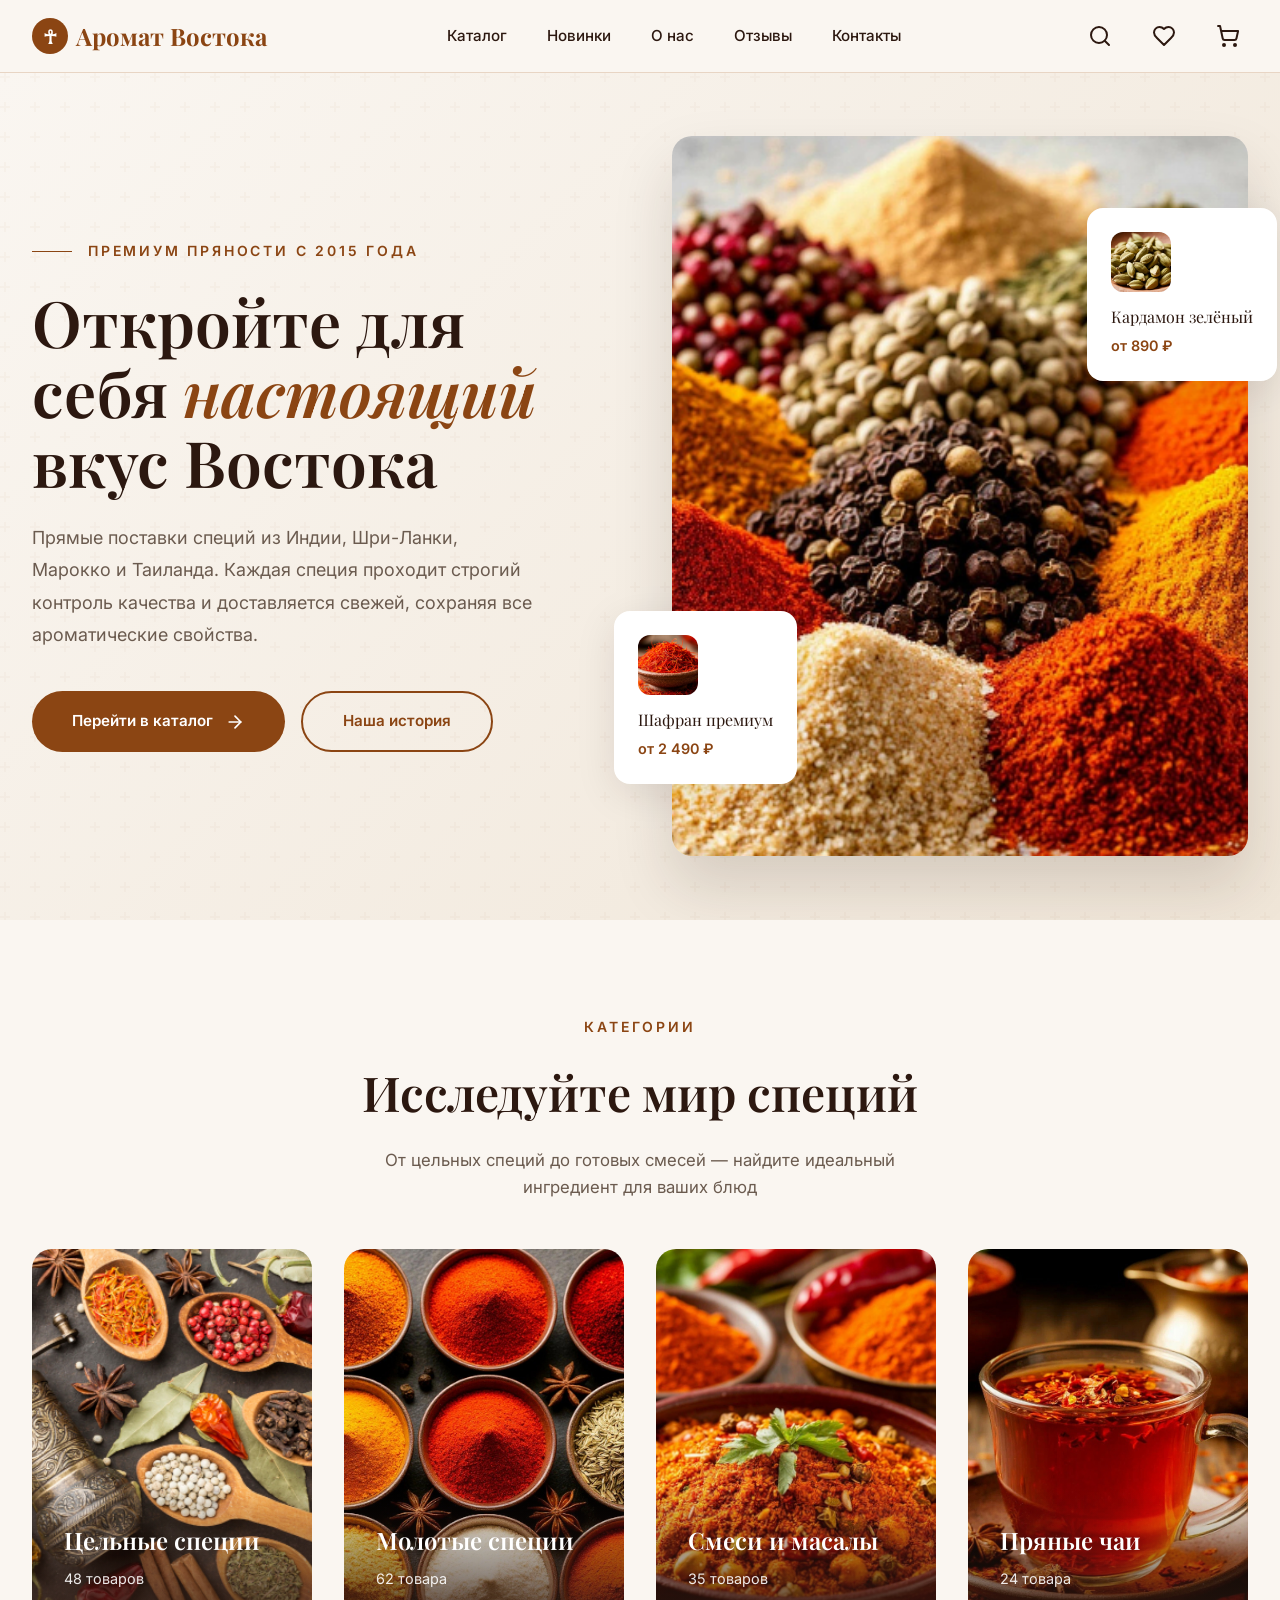
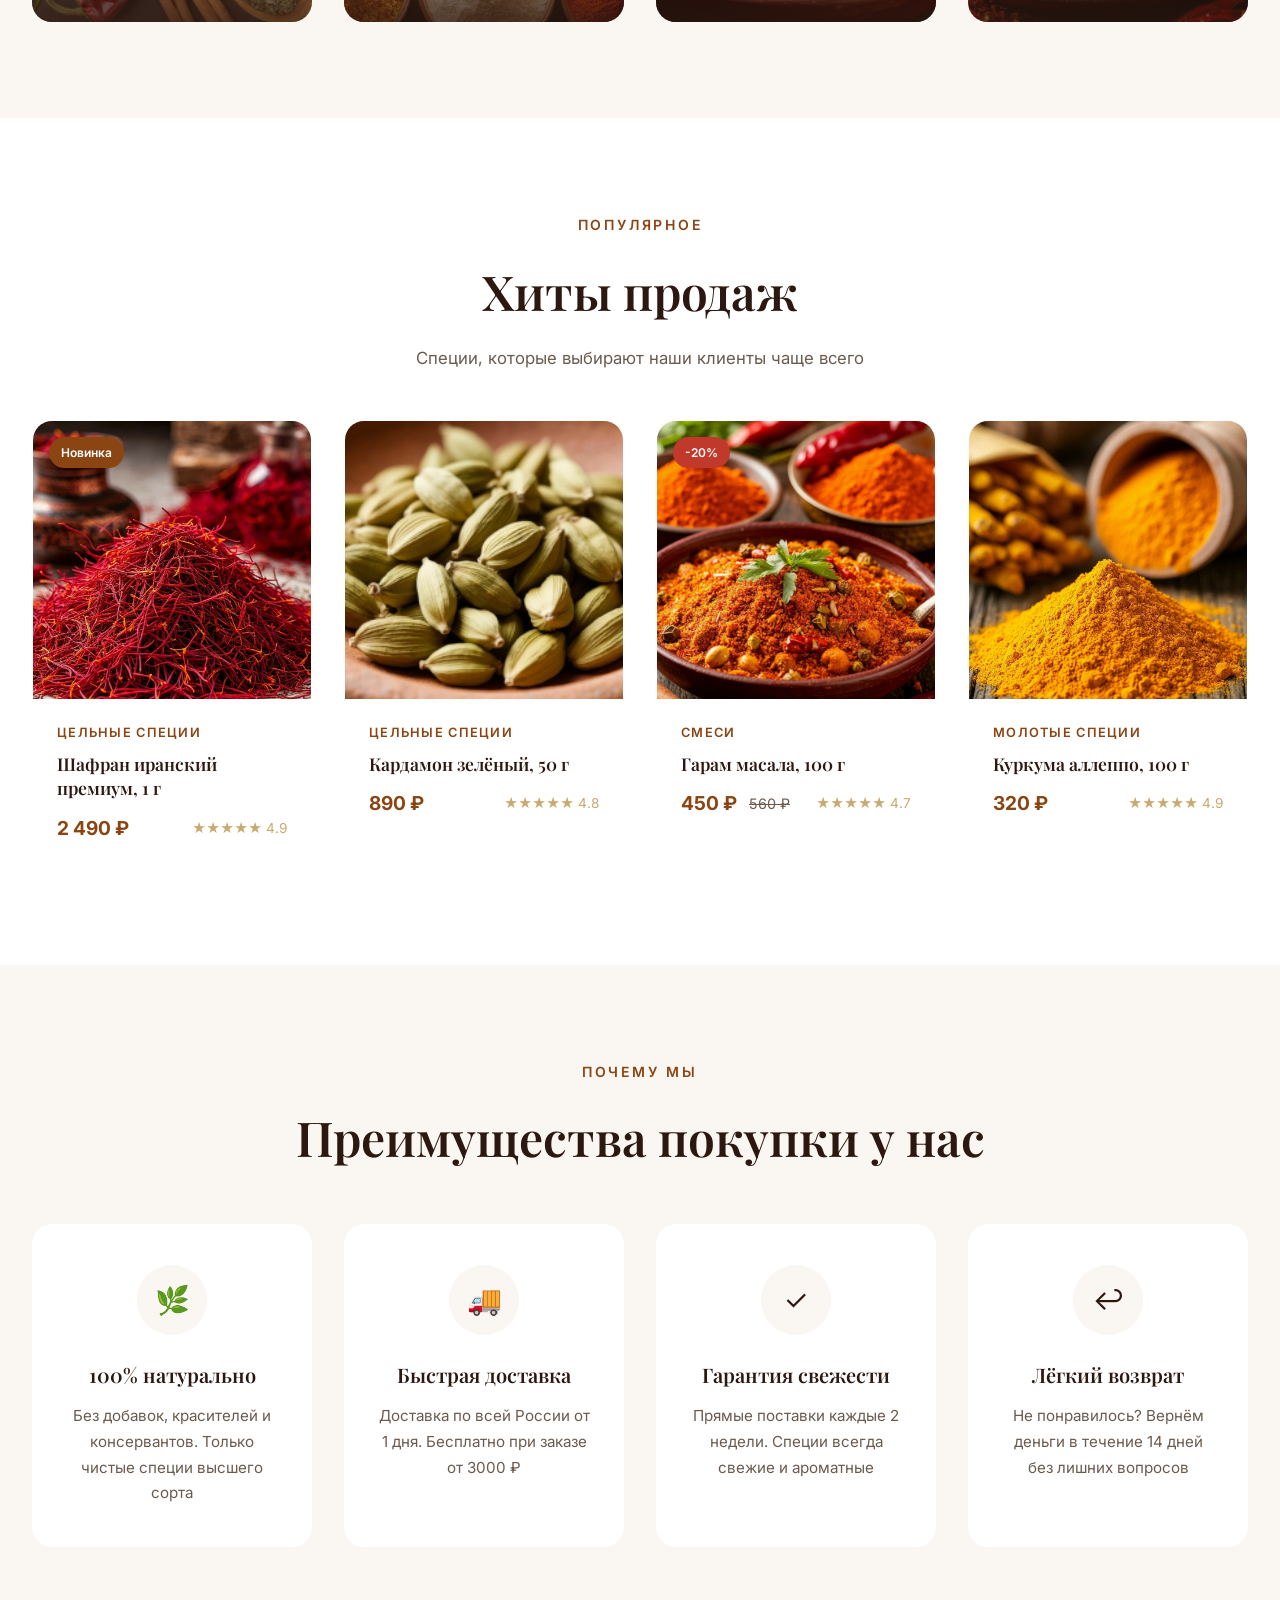
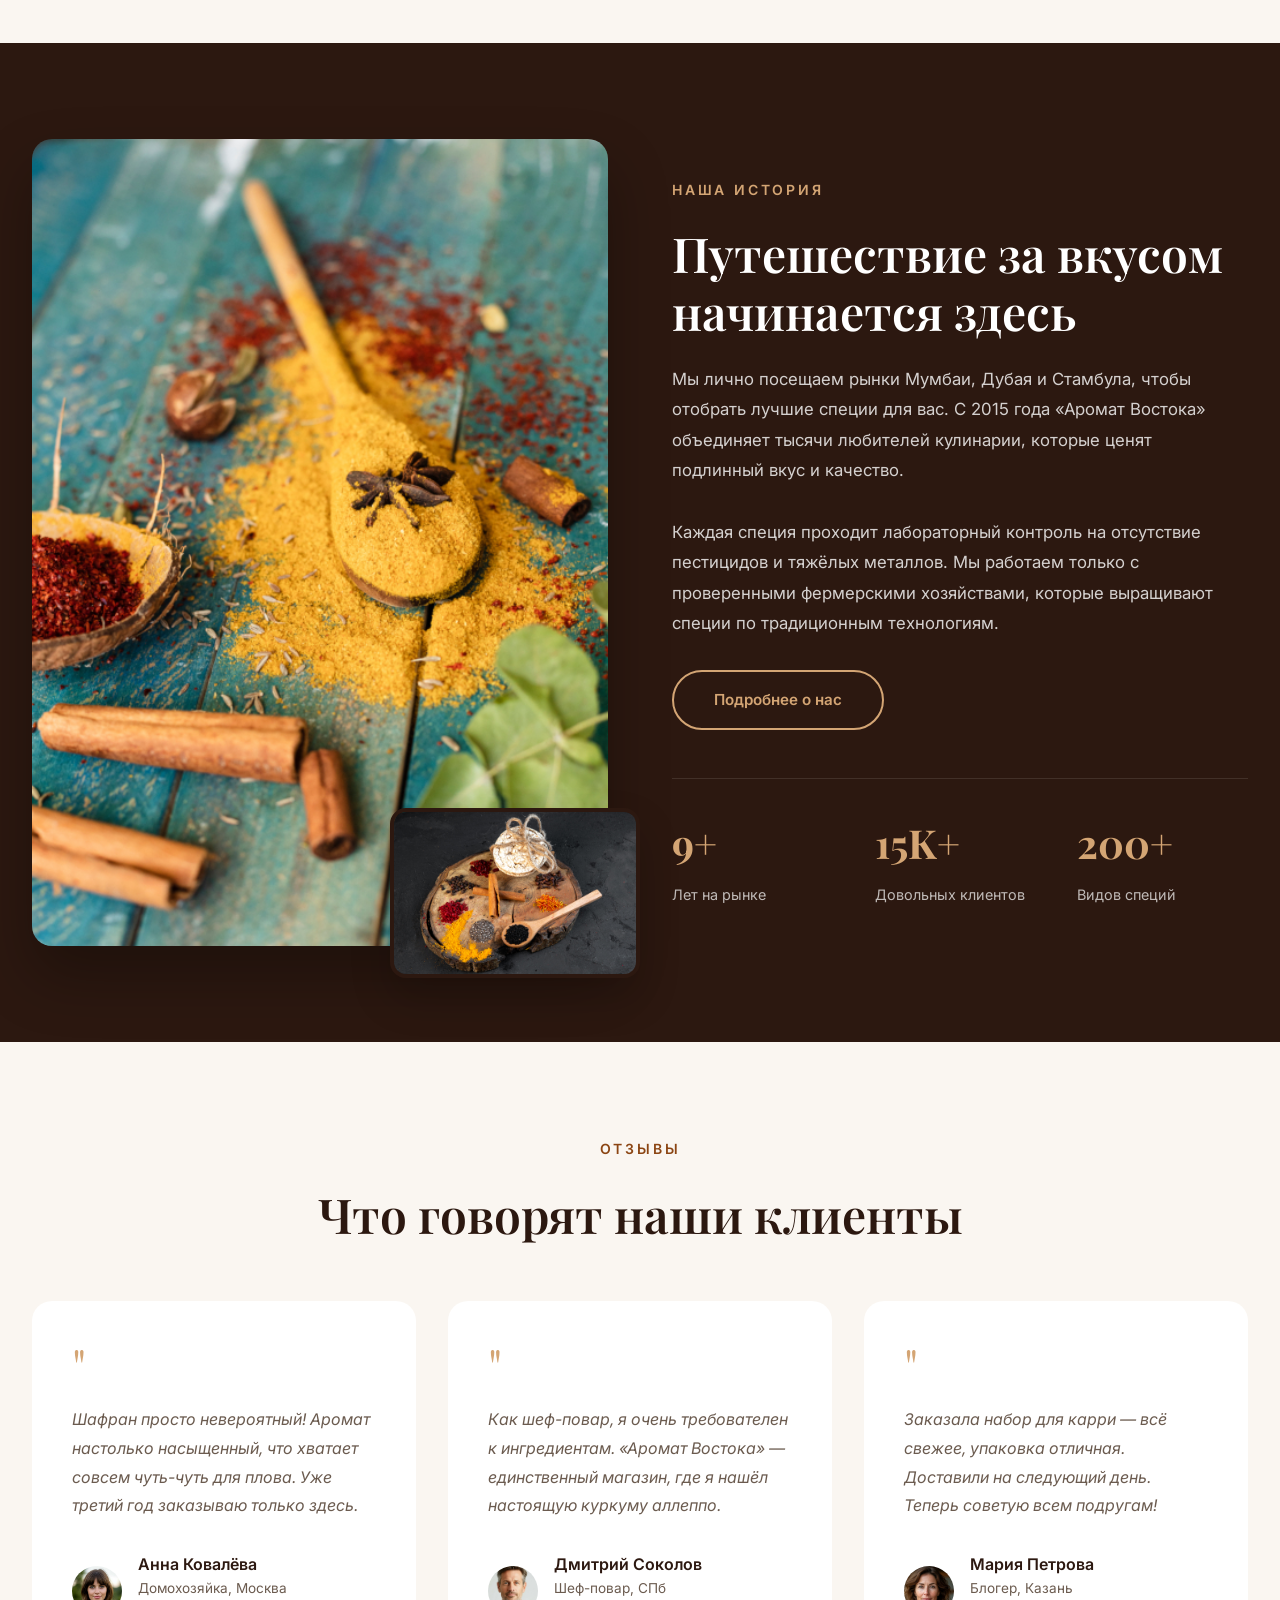
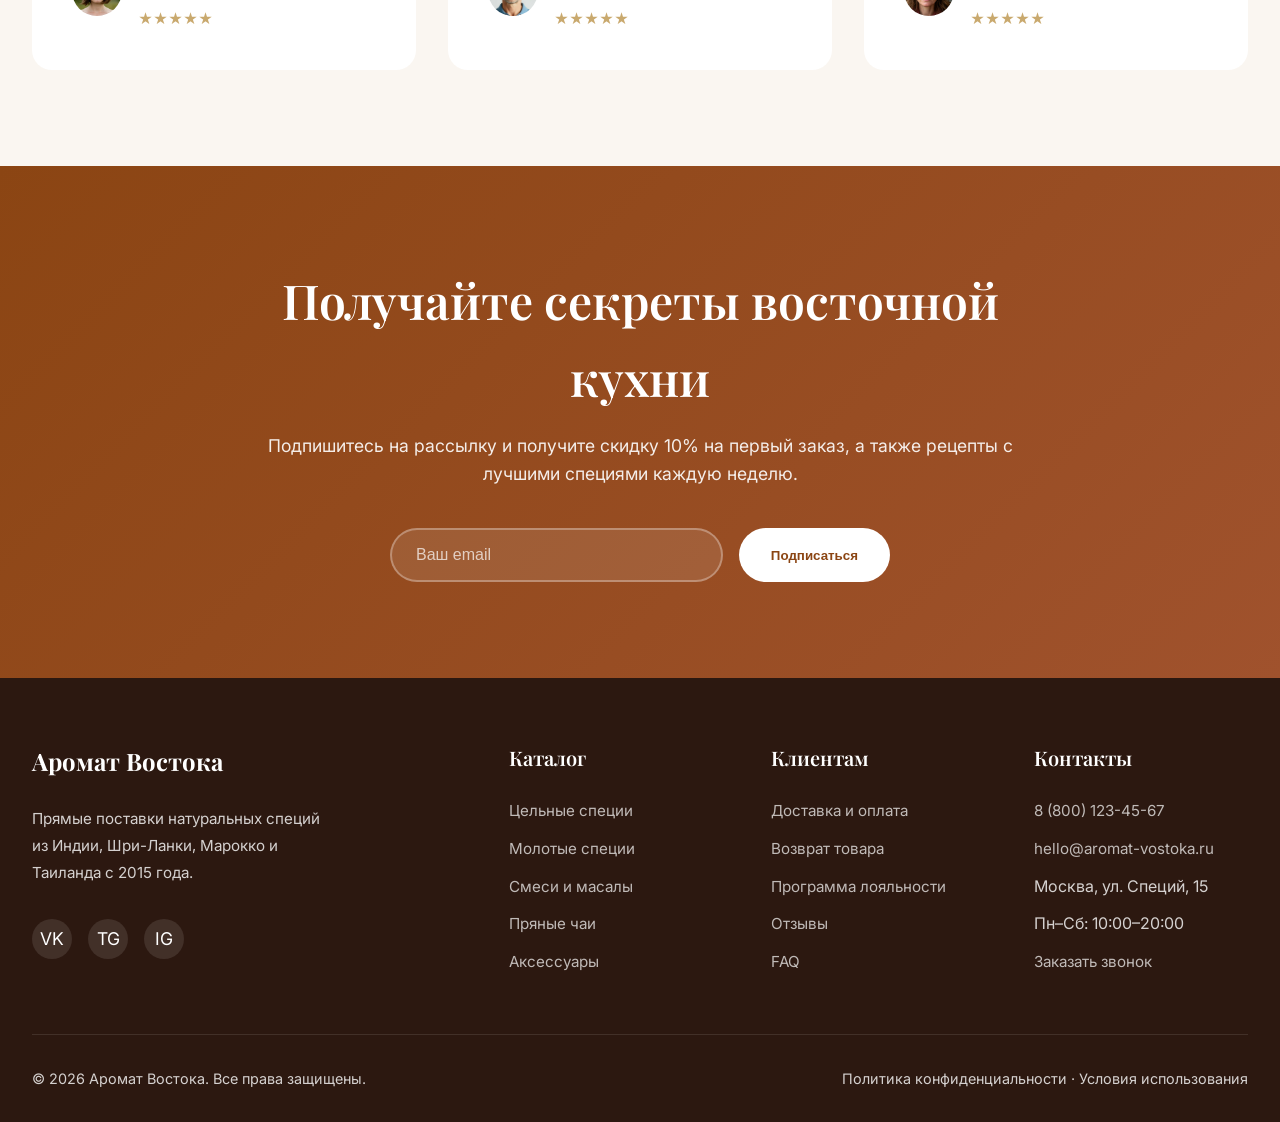
<file: index.html>
<!doctype html>
<html lang="ru">
  <head>
    <meta charset="UTF-8" />
    <meta name="viewport" content="width=device-width, initial-scale=1.0" />
    <title>Аромат Востока — Пряности и специи премиум-класса</title>
    <link
      href="https://fonts.googleapis.com/css2?family=Playfair+Display:wght@400;500;600;700&family=Inter:wght@300;400;500;600&display=swap"
      rel="stylesheet"
    />
    <link rel="stylesheet" href="style.css" />
  </head>
  <body>
    <!-- Search Overlay -->
    <div class="search-overlay" id="searchOverlay">
      <div class="search-overlay__inner">
        <button class="search-overlay__close" id="searchClose">✕</button>
        <input
          type="text"
          class="search-overlay__input"
          id="searchInput"
          placeholder="Поиск по товарам... (например, шафран, кардамон)"
          autocomplete="off"
        />
        <div class="search-overlay__results" id="searchResults"></div>
      </div>
    </div>

    <!-- Callback Modal -->
    <div class="modal-overlay" id="callbackModal">
      <div class="modal">
        <button class="modal__close">✕</button>
        <h3 class="modal__title">Заказать звонок</h3>
        <p class="modal__text">Оставьте контакты — мы перезвоним в течение 15 минут</p>
        <form id="callback-form" action="/api/callback" method="POST">
          <div class="form-group">
            <label for="callback-name">Ваше имя *</label>
            <input type="text" id="callback-name" name="name" placeholder="Иван Иванов" required />
            <span class="form-error">Введите имя</span>
          </div>
          <div class="form-group">
            <label for="callback-phone">Телефон *</label>
            <input type="tel" id="callback-phone" name="phone" placeholder="+7 (999) 123-45-67" required />
            <span class="form-error">Введите телефон</span>
          </div>
          <div class="form-group">
            <label for="callback-message">Сообщение</label>
            <textarea id="callback-message" name="message" placeholder="Что вас интересует?"></textarea>
          </div>
          <button type="submit" class="btn btn--primary btn--block form__submit">Отправить</button>
          <p class="form__note">Нажимая кнопку, вы соглашаетесь с <a href="#">политикой конфиденциальности</a></p>
        </form>
      </div>
    </div>

    <!-- Header -->
    <header class="header" id="header">
      <div class="header__inner">
        <a href="index.html" class="logo">
          <div class="logo__icon">☥</div>
          Аромат Востока
        </a>

        <nav class="nav">
          <a href="catalog.html" class="nav__link">Каталог</a>
          <a href="index.html#products" class="nav__link">Новинки</a>
          <a href="index.html#about" class="nav__link">О нас</a>
          <a href="index.html#testimonials" class="nav__link">Отзывы</a>
          <a href="index.html#contacts" class="nav__link">Контакты</a>
        </nav>

        <div class="header__actions">
          <button class="icon-btn" id="searchBtn" aria-label="Поиск">
            <svg width="24" height="24" viewBox="0 0 24 24" fill="none" stroke="currentColor" stroke-width="2" stroke-linecap="round" stroke-linejoin="round">
              <circle cx="11" cy="11" r="8"></circle>
              <path d="m21 21-4.3-4.3"></path>
            </svg>
          </button>
          <button class="icon-btn" aria-label="Избранное">
            <svg width="24" height="24" viewBox="0 0 24 24" fill="none" stroke="currentColor" stroke-width="2" stroke-linecap="round" stroke-linejoin="round">
              <path d="M19 14c1.49-1.46 3-3.21 3-5.5A5.5 5.5 0 0 0 16.5 3c-1.76 0-3 .5-4.5 2-1.5-1.5-2.74-2-4.5-2A5.5 5.5 0 0 0 2 8.5c0 2.3 1.5 4.05 3 5.5l7 7Z"></path>
            </svg>
          </button>
          <a href="cart.html" class="icon-btn" aria-label="Корзина">
            <svg width="24" height="24" viewBox="0 0 24 24" fill="none" stroke="currentColor" stroke-width="2" stroke-linecap="round" stroke-linejoin="round">
              <circle cx="8" cy="21" r="1"></circle>
              <circle cx="19" cy="21" r="1"></circle>
              <path d="M2.05 2.05h2l2.66 12.42a2 2 0 0 0 2 1.58h9.78a2 2 0 0 0 1.95-1.57l1.65-7.43H5.12"></path>
            </svg>
            <span class="icon-btn__badge cart-badge">3</span>
          </a>
          <button class="mobile-menu-btn" id="menuBtn" aria-label="Меню">
            <svg width="24" height="24" viewBox="0 0 24 24" fill="none" stroke="currentColor" stroke-width="2" stroke-linecap="round" stroke-linejoin="round">
              <line x1="3" y1="12" x2="21" y2="12"></line>
              <line x1="3" y1="6" x2="21" y2="6"></line>
              <line x1="3" y1="18" x2="21" y2="18"></line>
            </svg>
          </button>
        </div>
      </div>
    </header>

    <!-- Mobile Menu -->
    <div class="overlay" id="overlay"></div>
    <div class="mobile-menu" id="mobileMenu">
      <button class="mobile-menu__close" id="menuClose">✕</button>
      <nav class="mobile-menu__nav">
        <a href="catalog.html">Каталог</a>
        <a href="index.html#products">Новинки</a>
        <a href="index.html#about">О нас</a>
        <a href="index.html#testimonials">Отзывы</a>
        <a href="index.html#contacts">Контакты</a>
      </nav>
    </div>

    <!-- Hero -->
    <section class="hero">
      <div class="hero__bg-pattern"></div>
      <div class="hero__inner">
        <div class="hero__content">
          <div class="hero__subtitle">Премиум пряности с 2015 года</div>
          <h1 class="hero__title">Откройте для себя <span>настоящий</span> вкус Востока</h1>
          <p class="hero__text">
            Прямые поставки специй из Индии, Шри-Ланки, Марокко и Таиланда.
            Каждая специя проходит строгий контроль качества и доставляется свежей, сохраняя все ароматические свойства.
          </p>
          <div class="hero__buttons">
            <a href="catalog.html" class="btn btn--primary">
              Перейти в каталог
              <svg width="20" height="20" viewBox="0 0 24 24" fill="none" stroke="currentColor" stroke-width="2" stroke-linecap="round" stroke-linejoin="round">
                <path d="M5 12h14"></path>
                <path d="m12 5 7 7-7 7"></path>
              </svg>
            </a>
            <a href="index.html#about" class="btn btn--outline">Наша история</a>
          </div>
        </div>
        <div class="hero__image">
          <img src="img/smesi3.jpg" alt="Восточные пряности" class="hero__image-main" />

          <div class="hero__floating-card hero__floating-card--1">
            <img src="img/shaf1.jpg" alt="Шафран" class="floating-card__img" />
            <div class="floating-card__title">Шафран премиум</div>
            <div class="floating-card__price">от 2 490 ₽</div>
          </div>

          <div class="hero__floating-card hero__floating-card--2">
            <img src="img/kar.jpg" alt="Кардамон" class="floating-card__img" />
            <div class="floating-card__title">Кардамон зелёный</div>
            <div class="floating-card__price">от 890 ₽</div>
          </div>
        </div>
      </div>
    </section>

    <!-- Categories -->
    <section class="categories" id="categories">
      <div class="section-header scroll-reveal">
        <div class="section-header__subtitle">Категории</div>
        <h2 class="section-header__title">Исследуйте мир специй</h2>
        <p class="section-header__text">
          От цельных специй до готовых смесей — найдите идеальный ингредиент для ваших блюд
        </p>
      </div>

      <div class="categories__grid">
        <a href="catalog.html" class="category-card scroll-reveal">
          <img src="img/grinder-wooden-spoon-with-spices.jpg" alt="Цельные специи" class="category-card__img" />
          <div class="category-card__overlay">
            <h3 class="category-card__title">Цельные специи</h3>
            <p class="category-card__count">48 товаров</p>
          </div>
          <div class="category-card__arrow">→</div>
        </a>

        <a href="catalog.html" class="category-card scroll-reveal">
          <img src="img/smesi2.jpg" alt="Молотые специи" class="category-card__img" />
          <div class="category-card__overlay">
            <h3 class="category-card__title">Молотые специи</h3>
            <p class="category-card__count">62 товара</p>
          </div>
          <div class="category-card__arrow">→</div>
        </a>

        <a href="catalog.html" class="category-card scroll-reveal">
          <img src="img/masala2.jpg" alt="Смеси и масалы" class="category-card__img" />
          <div class="category-card__overlay">
            <h3 class="category-card__title">Смеси и масалы</h3>
            <p class="category-card__count">35 товаров</p>
          </div>
          <div class="category-card__arrow">→</div>
        </a>

        <a href="catalog.html" class="category-card scroll-reveal">
          <img src="img/tea.jpg" alt="Пряные чаи" class="category-card__img" />
          <div class="category-card__overlay">
            <h3 class="category-card__title">Пряные чаи</h3>
            <p class="category-card__count">24 товара</p>
          </div>
          <div class="category-card__arrow">→</div>
        </a>
      </div>
    </section>

    <!-- Products -->
    <section class="products" id="products">
      <div class="products__inner">
        <div class="section-header scroll-reveal">
          <div class="section-header__subtitle">Популярное</div>
          <h2 class="section-header__title">Хиты продаж</h2>
          <p class="section-header__text">
            Специи, которые выбирают наши клиенты чаще всего
          </p>
        </div>

        <div class="products__grid">
          <div class="product-card scroll-reveal">
            <div class="product-card__image-wrap">
              <img src="img/saf2.jpg" alt="Шафран иранский" class="product-card__img" />
              <div class="product-card__badges">
                <span class="badge badge--new">Новинка</span>
              </div>
              <div class="product-card__actions">
                <button class="action-btn" data-action="wishlist" data-id="saffron-1" aria-label="В избранное">♡</button>
                <button class="action-btn" data-action="cart" data-id="saffron-1" data-name="Шафран иранский премиум, 1 г" data-price="2490" data-image="img/saf2.jpg" aria-label="В корзину">
                  <svg width="18" height="18" viewBox="0 0 24 24" fill="none" stroke="currentColor" stroke-width="2">
                    <circle cx="8" cy="21" r="1"></circle>
                    <circle cx="19" cy="21" r="1"></circle>
                    <path d="M2.05 2.05h2l2.66 12.42a2 2 0 0 0 2 1.58h9.78a2 2 0 0 0 1.95-1.57l1.65-7.43H5.12"></path>
                  </svg>
                </button>
              </div>
            </div>
            <div class="product-card__info">
              <div class="product-card__category">Цельные специи</div>
              <h3 class="product-card__title">Шафран иранский премиум, 1 г</h3>
              <div class="product-card__meta">
                <div class="product-card__price">
                  <span class="price--current">2 490 ₽</span>
                </div>
                <div class="product-card__rating">★★★★★ 4.9</div>
              </div>
            </div>
          </div>

          <div class="product-card scroll-reveal">
            <div class="product-card__image-wrap">
              <img src="img/kar.jpg" alt="Кардамон" class="product-card__img" />
              <div class="product-card__actions">
                <button class="action-btn" data-action="wishlist" data-id="cardamom-1" aria-label="В избранное">♡</button>
                <button class="action-btn" data-action="cart" data-id="cardamom-1" data-name="Кардамон зелёный, 50 г" data-price="890" data-image="img/kar.jpg" aria-label="В корзину">
                  <svg width="18" height="18" viewBox="0 0 24 24" fill="none" stroke="currentColor" stroke-width="2">
                    <circle cx="8" cy="21" r="1"></circle>
                    <circle cx="19" cy="21" r="1"></circle>
                    <path d="M2.05 2.05h2l2.66 12.42a2 2 0 0 0 2 1.58h9.78a2 2 0 0 0 1.95-1.57l1.65-7.43H5.12"></path>
                  </svg>
                </button>
              </div>
            </div>
            <div class="product-card__info">
              <div class="product-card__category">Цельные специи</div>
              <h3 class="product-card__title">Кардамон зелёный, 50 г</h3>
              <div class="product-card__meta">
                <div class="product-card__price">
                  <span class="price--current">890 ₽</span>
                </div>
                <div class="product-card__rating">★★★★★ 4.8</div>
              </div>
            </div>
          </div>

          <div class="product-card scroll-reveal">
            <div class="product-card__image-wrap">
              <img src="img/masala2.jpg" alt="Масала" class="product-card__img" />
              <div class="product-card__badges">
                <span class="badge badge--sale">-20%</span>
              </div>
              <div class="product-card__actions">
                <button class="action-btn" data-action="wishlist" data-id="masala-1" aria-label="В избранное">♡</button>
                <button class="action-btn" data-action="cart" data-id="masala-1" data-name="Гарам масала, 100 г" data-price="450" data-image="img/masala2.jpg" aria-label="В корзину">
                  <svg width="18" height="18" viewBox="0 0 24 24" fill="none" stroke="currentColor" stroke-width="2">
                    <circle cx="8" cy="21" r="1"></circle>
                    <circle cx="19" cy="21" r="1"></circle>
                    <path d="M2.05 2.05h2l2.66 12.42a2 2 0 0 0 2 1.58h9.78a2 2 0 0 0 1.95-1.57l1.65-7.43H5.12"></path>
                  </svg>
                </button>
              </div>
            </div>
            <div class="product-card__info">
              <div class="product-card__category">Смеси</div>
              <h3 class="product-card__title">Гарам масала, 100 г</h3>
              <div class="product-card__meta">
                <div class="product-card__price">
                  <span class="price--current">450 ₽</span>
                  <span class="price--old">560 ₽</span>
                </div>
                <div class="product-card__rating">★★★★★ 4.7</div>
              </div>
            </div>
          </div>

          <div class="product-card scroll-reveal">
            <div class="product-card__image-wrap">
              <img src="img/kurku.jpg" alt="Куркума" class="product-card__img" />
              <div class="product-card__actions">
                <button class="action-btn" data-action="wishlist" data-id="turmeric-1" aria-label="В избранное">♡</button>
                <button class="action-btn" data-action="cart" data-id="turmeric-1" data-name="Куркума аллеппо, 100 г" data-price="320" data-image="img/kurku.jpg" aria-label="В корзину">
                  <svg width="18" height="18" viewBox="0 0 24 24" fill="none" stroke="currentColor" stroke-width="2">
                    <circle cx="8" cy="21" r="1"></circle>
                    <circle cx="19" cy="21" r="1"></circle>
                    <path d="M2.05 2.05h2l2.66 12.42a2 2 0 0 0 2 1.58h9.78a2 2 0 0 0 1.95-1.57l1.65-7.43H5.12"></path>
                  </svg>
                </button>
              </div>
            </div>
            <div class="product-card__info">
              <div class="product-card__category">Молотые специи</div>
              <h3 class="product-card__title">Куркума аллеппо, 100 г</h3>
              <div class="product-card__meta">
                <div class="product-card__price">
                  <span class="price--current">320 ₽</span>
                </div>
                <div class="product-card__rating">★★★★★ 4.9</div>
              </div>
            </div>
          </div>
        </div>
      </div>
    </section>

    <!-- Features -->
    <section class="features">
      <div class="section-header scroll-reveal">
        <div class="section-header__subtitle">Почему мы</div>
        <h2 class="section-header__title">Преимущества покупки у нас</h2>
      </div>

      <div class="features__grid">
        <div class="feature scroll-reveal">
          <div class="feature__icon">🌿</div>
          <h3 class="feature__title">100% натурально</h3>
          <p class="feature__text">Без добавок, красителей и консервантов. Только чистые специи высшего сорта</p>
        </div>

        <div class="feature scroll-reveal">
          <div class="feature__icon">🚚</div>
          <h3 class="feature__title">Быстрая доставка</h3>
          <p class="feature__text">Доставка по всей России от 1 дня. Бесплатно при заказе от 3000 ₽</p>
        </div>

        <div class="feature scroll-reveal">
          <div class="feature__icon">✓</div>
          <h3 class="feature__title">Гарантия свежести</h3>
          <p class="feature__text">Прямые поставки каждые 2 недели. Специи всегда свежие и ароматные</p>
        </div>

        <div class="feature scroll-reveal">
          <div class="feature__icon">↩</div>
          <h3 class="feature__title">Лёгкий возврат</h3>
          <p class="feature__text">Не понравилось? Вернём деньги в течение 14 дней без лишних вопросов</p>
        </div>
      </div>
    </section>

    <!-- About -->
    <section class="about" id="about">
      <div class="about__inner">
        <div class="about__images scroll-reveal">
          <img src="img/16.jpg" alt="О нашем магазине" class="about__img-main" />
          <img src="img/side-view-various-spices-wooden-spoon-with-black-seeds-rice-breads-tied-with-rope-wooden-board-black.jpg" alt="Пряности" class="about__img-secondary" />
        </div>

        <div class="about__content scroll-reveal">
          <div class="about__subtitle">Наша история</div>
          <h2 class="about__title">Путешествие за вкусом начинается здесь</h2>
          <p class="about__text">
            Мы лично посещаем рынки Мумбаи, Дубая и Стамбула, чтобы отобрать лучшие специи для вас. С 2015 года «Аромат Востока» объединяет тысячи любителей кулинарии, которые ценят подлинный вкус и качество.
          </p>
          <p class="about__text">
            Каждая специя проходит лабораторный контроль на отсутствие пестицидов и тяжёлых металлов. Мы работаем только с проверенными фермерскими хозяйствами, которые выращивают специи по традиционным технологиям.
          </p>
          <a href="#" class="btn btn--outline" style="border-color: var(--color-accent); color: var(--color-accent);">Подробнее о нас</a>

          <div class="about__stats">
            <div class="stat">
              <div class="stat__number">9+</div>
              <div class="stat__label">Лет на рынке</div>
            </div>
            <div class="stat">
              <div class="stat__number">15K+</div>
              <div class="stat__label">Довольных клиентов</div>
            </div>
            <div class="stat">
              <div class="stat__number">200+</div>
              <div class="stat__label">Видов специй</div>
            </div>
          </div>
        </div>
      </div>
    </section>

    <!-- Testimonials -->
    <section class="testimonials" id="testimonials">
      <div class="section-header scroll-reveal">
        <div class="section-header__subtitle">Отзывы</div>
        <h2 class="section-header__title">Что говорят наши клиенты</h2>
      </div>

      <div class="testimonials__grid">
        <div class="testimonial scroll-reveal">
          <div class="testimonial__quote">"</div>
          <p class="testimonial__text">Шафран просто невероятный! Аромат настолько насыщенный, что хватает совсем чуть-чуть для плова. Уже третий год заказываю только здесь.</p>
          <div class="testimonial__author">
            <img src="img/otziv1.jpg" alt="Анна" class="testimonial__avatar" />
            <div>
              <div class="testimonial__name">Анна Ковалёва</div>
              <div class="testimonial__role">Домохозяйка, Москва</div>
              <div class="testimonial__rating">★★★★★</div>
            </div>
          </div>
        </div>

        <div class="testimonial scroll-reveal">
          <div class="testimonial__quote">"</div>
          <p class="testimonial__text">Как шеф-повар, я очень требователен к ингредиентам. «Аромат Востока» — единственный магазин, где я нашёл настоящую куркуму аллеппо.</p>
          <div class="testimonial__author">
            <img src="img/otziv povar.jpg" alt="Дмитрий" class="testimonial__avatar" />
            <div>
              <div class="testimonial__name">Дмитрий Соколов</div>
              <div class="testimonial__role">Шеф-повар, СПб</div>
              <div class="testimonial__rating">★★★★★</div>
            </div>
          </div>
        </div>

        <div class="testimonial scroll-reveal">
          <div class="testimonial__quote">"</div>
          <p class="testimonial__text">Заказала набор для карри — всё свежее, упаковка отличная. Доставили на следующий день. Теперь советую всем подругам!</p>
          <div class="testimonial__author">
            <img src="img/onziv2.jpg" alt="Мария" class="testimonial__avatar" />
            <div>
              <div class="testimonial__name">Мария Петрова</div>
              <div class="testimonial__role">Блогер, Казань</div>
              <div class="testimonial__rating">★★★★★</div>
            </div>
          </div>
        </div>
      </div>
    </section>

    <!-- Newsletter -->
    <section class="newsletter">
      <div class="newsletter__inner">
        <h2 class="newsletter__title">Получайте секреты восточной кухни</h2>
        <p class="newsletter__text">
          Подпишитесь на рассылку и получите скидку 10% на первый заказ, а также рецепты с лучшими специями каждую неделю.
        </p>
        <form id="newsletter-form" action="/api/subscribe" method="POST" class="newsletter__form">
          <input type="email" name="email" class="newsletter__input" placeholder="Ваш email" required />
          <button type="submit" class="newsletter__btn">Подписаться</button>
        </form>
      </div>
    </section>

    <!-- Footer -->
    <footer class="footer" id="contacts">
      <div class="footer__inner">
        <div class="footer__brand">
          <a href="index.html" class="footer__logo">Аромат Востока</a>
          <p class="footer__text">Прямые поставки натуральных специй из Индии, Шри-Ланки, Марокко и Таиланда с 2015 года.</p>
          <div class="footer__socials">
            <a href="#" class="social-link" aria-label="VK">VK</a>
            <a href="#" class="social-link" aria-label="Telegram">TG</a>
            <a href="#" class="social-link" aria-label="Instagram">IG</a>
          </div>
        </div>

        <div>
          <h4 class="footer__title">Каталог</h4>
          <ul class="footer__links">
            <li><a href="catalog.html">Цельные специи</a></li>
            <li><a href="catalog.html">Молотые специи</a></li>
            <li><a href="catalog.html">Смеси и масалы</a></li>
            <li><a href="catalog.html">Пряные чаи</a></li>
            <li><a href="catalog.html">Аксессуары</a></li>
          </ul>
        </div>

        <div>
          <h4 class="footer__title">Клиентам</h4>
          <ul class="footer__links">
            <li><a href="#">Доставка и оплата</a></li>
            <li><a href="#">Возврат товара</a></li>
            <li><a href="#">Программа лояльности</a></li>
            <li><a href="index.html#testimonials">Отзывы</a></li>
            <li><a href="#">FAQ</a></li>
          </ul>
        </div>

        <div>
          <h4 class="footer__title">Контакты</h4>
          <ul class="footer__links">
            <li><a href="tel:88001234567">8 (800) 123-45-67</a></li>
            <li><a href="mailto:hello@aromat-vostoka.ru">hello@aromat-vostoka.ru</a></li>
            <li>Москва, ул. Специй, 15</li>
            <li>Пн–Сб: 10:00–20:00</li>
            <li><a href="#" data-modal="callback">Заказать звонок</a></li>
          </ul>
        </div>
      </div>

      <div class="footer__bottom">
        <p>© 2026 Аромат Востока. Все права защищены.</p>
        <p>Политика конфиденциальности · Условия использования</p>
      </div>
    </footer>

    <script src="main.js"></script>
  </body>
</html>
</file>
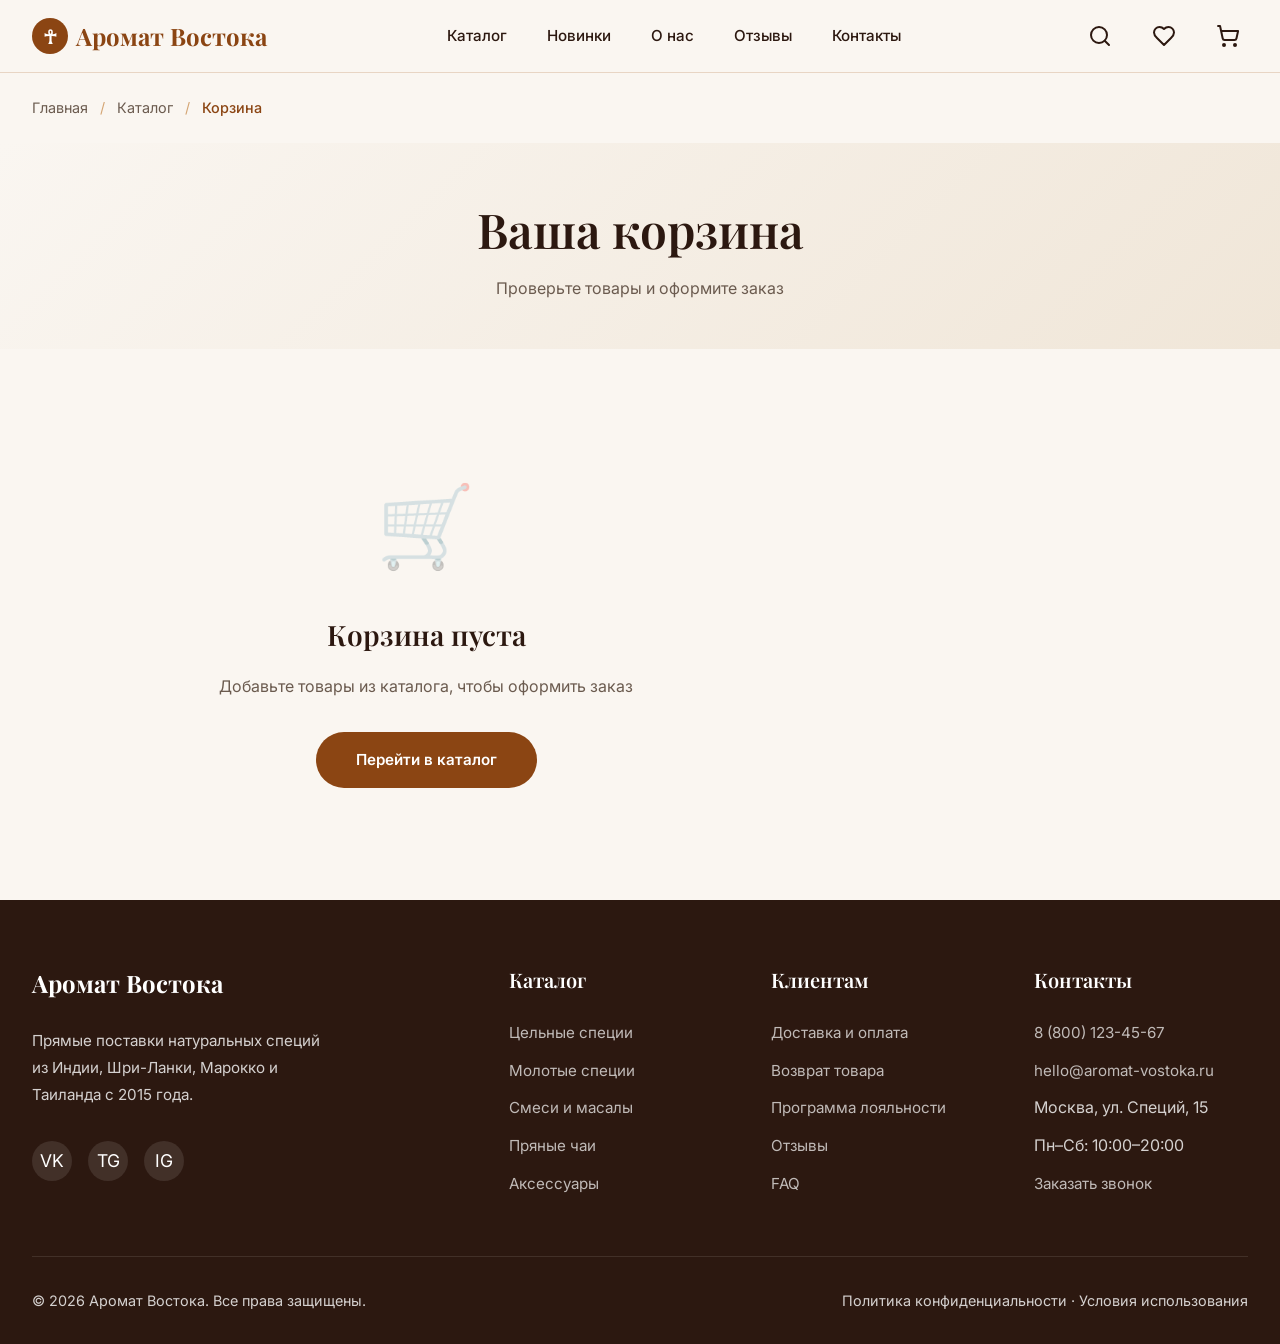
<file: cart.html>
<!doctype html>
<html lang="ru">
  <head>
    <meta charset="UTF-8" />
    <meta name="viewport" content="width=device-width, initial-scale=1.0" />
    <title>Корзина — Аромат Востока</title>
    <link
      href="https://fonts.googleapis.com/css2?family=Playfair+Display:wght@400;500;600;700&family=Inter:wght@300;400;500;600&display=swap"
      rel="stylesheet"
    />
    <link rel="stylesheet" href="style.css" />
    <style>
      @keyframes pulse {
        0% { transform: scale(1); }
        50% { transform: scale(1.02); }
        100% { transform: scale(1); }
      }
    </style>
  </head>
  <body>
    <!-- Search Overlay -->
    <div class="search-overlay" id="searchOverlay">
      <div class="search-overlay__inner">
        <button class="search-overlay__close" id="searchClose">✕</button>
        <input
          type="text"
          class="search-overlay__input"
          id="searchInput"
          placeholder="Поиск по товарам... (например, шафран, кардамон)"
          autocomplete="off"
        />
        <div class="search-overlay__results" id="searchResults"></div>
      </div>
    </div>

    <!-- Callback Modal -->
    <div class="modal-overlay" id="callbackModal">
      <div class="modal">
        <button class="modal__close">✕</button>
        <h3 class="modal__title">Заказать звонок</h3>
        <p class="modal__text">Оставьте контакты — мы перезвоним в течение 15 минут</p>
        <form id="callback-form" action="/api/callback" method="POST">
          <div class="form-group">
            <label for="callback-name">Ваше имя *</label>
            <input type="text" id="callback-name" name="name" placeholder="Иван Иванов" required />
            <span class="form-error">Введите имя</span>
          </div>
          <div class="form-group">
            <label for="callback-phone">Телефон *</label>
            <input type="tel" id="callback-phone" name="phone" placeholder="+7 (999) 123-45-67" required />
            <span class="form-error">Введите телефон</span>
          </div>
          <div class="form-group">
            <label for="callback-message">Сообщение</label>
            <textarea id="callback-message" name="message" placeholder="Что вас интересует?"></textarea>
          </div>
          <button type="submit" class="btn btn--primary btn--block form__submit">Отправить</button>
          <p class="form__note">Нажимая кнопку, вы соглашаетесь с <a href="#">политикой конфиденциальности</a></p>
        </form>
      </div>
    </div>

    <!-- Header -->
    <header class="header" id="header">
      <div class="header__inner">
        <a href="index.html" class="logo">
          <div class="logo__icon">☥</div>
          Аромат Востока
        </a>

        <nav class="nav">
          <a href="catalog.html" class="nav__link">Каталог</a>
          <a href="index.html#products" class="nav__link">Новинки</a>
          <a href="index.html#about" class="nav__link">О нас</a>
          <a href="index.html#testimonials" class="nav__link">Отзывы</a>
          <a href="index.html#contacts" class="nav__link">Контакты</a>
        </nav>

        <div class="header__actions">
          <button class="icon-btn" id="searchBtn" aria-label="Поиск">
            <svg width="24" height="24" viewBox="0 0 24 24" fill="none" stroke="currentColor" stroke-width="2" stroke-linecap="round" stroke-linejoin="round">
              <circle cx="11" cy="11" r="8"></circle>
              <path d="m21 21-4.3-4.3"></path>
            </svg>
          </button>
          <button class="icon-btn" aria-label="Избранное">
            <svg width="24" height="24" viewBox="0 0 24 24" fill="none" stroke="currentColor" stroke-width="2" stroke-linecap="round" stroke-linejoin="round">
              <path d="M19 14c1.49-1.46 3-3.21 3-5.5A5.5 5.5 0 0 0 16.5 3c-1.76 0-3 .5-4.5 2-1.5-1.5-2.74-2-4.5-2A5.5 5.5 0 0 0 2 8.5c0 2.3 1.5 4.05 3 5.5l7 7Z"></path>
            </svg>
          </button>
          <a href="cart.html" class="icon-btn" aria-label="Корзина">
            <svg width="24" height="24" viewBox="0 0 24 24" fill="none" stroke="currentColor" stroke-width="2" stroke-linecap="round" stroke-linejoin="round">
              <circle cx="8" cy="21" r="1"></circle>
              <circle cx="19" cy="21" r="1"></circle>
              <path d="M2.05 2.05h2l2.66 12.42a2 2 0 0 0 2 1.58h9.78a2 2 0 0 0 1.95-1.57l1.65-7.43H5.12"></path>
            </svg>
            <span class="icon-btn__badge cart-badge">3</span>
          </a>
          <button class="mobile-menu-btn" id="menuBtn" aria-label="Меню">
            <svg width="24" height="24" viewBox="0 0 24 24" fill="none" stroke="currentColor" stroke-width="2" stroke-linecap="round" stroke-linejoin="round">
              <line x1="3" y1="12" x2="21" y2="12"></line>
              <line x1="3" y1="6" x2="21" y2="6"></line>
              <line x1="3" y1="18" x2="21" y2="18"></line>
            </svg>
          </button>
        </div>
      </div>
    </header>

    <!-- Mobile Menu -->
    <div class="overlay" id="overlay"></div>
    <div class="mobile-menu" id="mobileMenu">
      <button class="mobile-menu__close" id="menuClose">✕</button>
      <nav class="mobile-menu__nav">
        <a href="catalog.html">Каталог</a>
        <a href="index.html#products">Новинки</a>
        <a href="index.html#about">О нас</a>
        <a href="index.html#testimonials">Отзывы</a>
        <a href="index.html#contacts">Контакты</a>
      </nav>
    </div>

    <!-- Breadcrumbs -->
    <nav class="breadcrumbs" style="margin-top: 72px;">
      <a href="index.html">Главная</a>
      <span class="breadcrumbs__sep">/</span>
      <a href="catalog.html">Каталог</a>
      <span class="breadcrumbs__sep">/</span>
      <span class="breadcrumbs__current">Корзина</span>
    </nav>

    <!-- Cart Hero -->
    <section class="cart-hero">
      <h1 class="cart-hero__title">Ваша корзина</h1>
      <p class="cart-hero__text">Проверьте товары и оформите заказ</p>
    </section>

    <!-- Cart Main -->
    <div class="cart-main">
      <!-- Left Column: Items + Order Form -->
      <div>
        <!-- Cart Items -->
        <div class="cart-items" id="cartItems">
          <!-- Rendered via JS -->
        </div>

        <!-- Empty State (hidden by default) -->
        <div class="cart-empty" id="cartEmpty" style="display: none;">
          <div class="cart-empty__icon">🛒</div>
          <h2 class="cart-empty__title">Корзина пуста</h2>
          <p class="cart-empty__text">Добавьте товары из каталога, чтобы оформить заказ</p>
          <a href="catalog.html" class="btn btn--primary">Перейти в каталог</a>
        </div>

        <!-- Order Form — готова к подключению бэкенда -->
        <form id="order-form" action="/api/order" method="POST" class="order-form">
          <h3 class="order-form__title">Оформление заказа</h3>
          <div class="order-form__grid">
            <div class="form-group">
              <label for="order-name">Имя *</label>
              <input type="text" id="order-name" name="name" placeholder="Иван Иванов" required />
              <span class="form-error">Введите имя</span>
            </div>
            <div class="form-group">
              <label for="order-email">Email *</label>
              <input type="email" id="order-email" name="email" placeholder="ivan@example.com" required />
              <span class="form-error">Введите корректный email</span>
            </div>
            <div class="form-group">
              <label for="order-phone">Телефон *</label>
              <input type="tel" id="order-phone" name="phone" placeholder="+7 (999) 123-45-67" required />
              <span class="form-error">Введите телефон</span>
            </div>
            <div class="form-group">
              <label for="order-city">Город</label>
              <input type="text" id="order-city" name="city" placeholder="Москва" />
            </div>
            <div class="form-group">
              <label for="order-address">Адрес доставки</label>
              <input type="text" id="order-address" name="address" placeholder="ул. Примерная, 15, кв. 42" />
            </div>
            <div class="form-group">
              <label for="order-comment">Комментарий к заказу</label>
              <textarea id="order-comment" name="comment" placeholder="Удобное время доставки, подъезд и т.д."></textarea>
            </div>
          </div>
          <!-- Скрытое поле с данными корзины — передаётся на сервер -->
          <input type="hidden" name="cart_data" id="cart-data" />
          <button type="submit" class="btn btn--primary btn--lg btn--block" style="margin-top: 1.5rem;">
            Подтвердить заказ
            <svg width="20" height="20" viewBox="0 0 24 24" fill="none" stroke="currentColor" stroke-width="2" stroke-linecap="round" stroke-linejoin="round">
              <path d="M5 12h14"></path>
              <path d="m12 5 7 7-7 7"></path>
            </svg>
          </button>
          <p class="form__note" style="margin-top: 1rem;">
            Нажимая кнопку, вы соглашаетесь с <a href="#">политикой конфиденциальности</a> и <a href="#">условиями доставки</a>
          </p>
        </form>
      </div>

      <!-- Right Column: Summary -->
      <div class="cart-summary" id="cartSummary">
        <h3 class="cart-summary__title">Итого</h3>

        <div class="cart-summary__row">
          <span>Товары</span>
          <span id="cartSubtotal">3 700 ₽</span>
        </div>
        <div class="cart-summary__row">
          <span>Скидка</span>
          <span id="cartDiscount">0 ₽</span>
        </div>
        <div class="cart-summary__row">
          <span>Доставка</span>
          <span id="cartDelivery">350 ₽</span>
        </div>
        <div class="cart-summary__row cart-summary__row--total">
          <span>К оплате</span>
          <span id="cartTotal">4 050 ₽</span>
        </div>

        <form class="cart-summary__promo" id="promoForm">
          <input type="text" name="promo" placeholder="Промокод (например, SPICE10)" />
          <button type="submit">Применить</button>
        </form>

        <button class="btn btn--primary btn--lg btn--block cart-summary__btn" id="checkoutBtn">
          Оформить заказ
          <svg width="20" height="20" viewBox="0 0 24 24" fill="none" stroke="currentColor" stroke-width="2" stroke-linecap="round" stroke-linejoin="round">
            <path d="M5 12h14"></path>
            <path d="m12 5 7 7-7 7"></path>
          </svg>
        </button>

        <p class="cart-summary__note">
          Бесплатная доставка при заказе от 3 000 ₽. <a href="#">Условия доставки</a>
        </p>
      </div>
    </div>

    <!-- Footer -->
    <footer class="footer" id="contacts">
      <div class="footer__inner">
        <div class="footer__brand">
          <a href="index.html" class="footer__logo">Аромат Востока</a>
          <p class="footer__text">Прямые поставки натуральных специй из Индии, Шри-Ланки, Марокко и Таиланда с 2015 года.</p>
          <div class="footer__socials">
            <a href="#" class="social-link" aria-label="VK">VK</a>
            <a href="#" class="social-link" aria-label="Telegram">TG</a>
            <a href="#" class="social-link" aria-label="Instagram">IG</a>
          </div>
        </div>

        <div>
          <h4 class="footer__title">Каталог</h4>
          <ul class="footer__links">
            <li><a href="catalog.html">Цельные специи</a></li>
            <li><a href="catalog.html">Молотые специи</a></li>
            <li><a href="catalog.html">Смеси и масалы</a></li>
            <li><a href="catalog.html">Пряные чаи</a></li>
            <li><a href="catalog.html">Аксессуары</a></li>
          </ul>
        </div>

        <div>
          <h4 class="footer__title">Клиентам</h4>
          <ul class="footer__links">
            <li><a href="#">Доставка и оплата</a></li>
            <li><a href="#">Возврат товара</a></li>
            <li><a href="#">Программа лояльности</a></li>
            <li><a href="index.html#testimonials">Отзывы</a></li>
            <li><a href="#">FAQ</a></li>
          </ul>
        </div>

        <div>
          <h4 class="footer__title">Контакты</h4>
          <ul class="footer__links">
            <li><a href="tel:88001234567">8 (800) 123-45-67</a></li>
            <li><a href="mailto:hello@aromat-vostoka.ru">hello@aromat-vostoka.ru</a></li>
            <li>Москва, ул. Специй, 15</li>
            <li>Пн–Сб: 10:00–20:00</li>
            <li><a href="#" data-modal="callback">Заказать звонок</a></li>
          </ul>
        </div>
      </div>

      <div class="footer__bottom">
        <p>© 2026 Аромат Востока. Все права защищены.</p>
        <p>Политика конфиденциальности · Условия использования</p>
      </div>
    </footer>

    <script src="main.js"></script>
  </body>
</html>
</file>
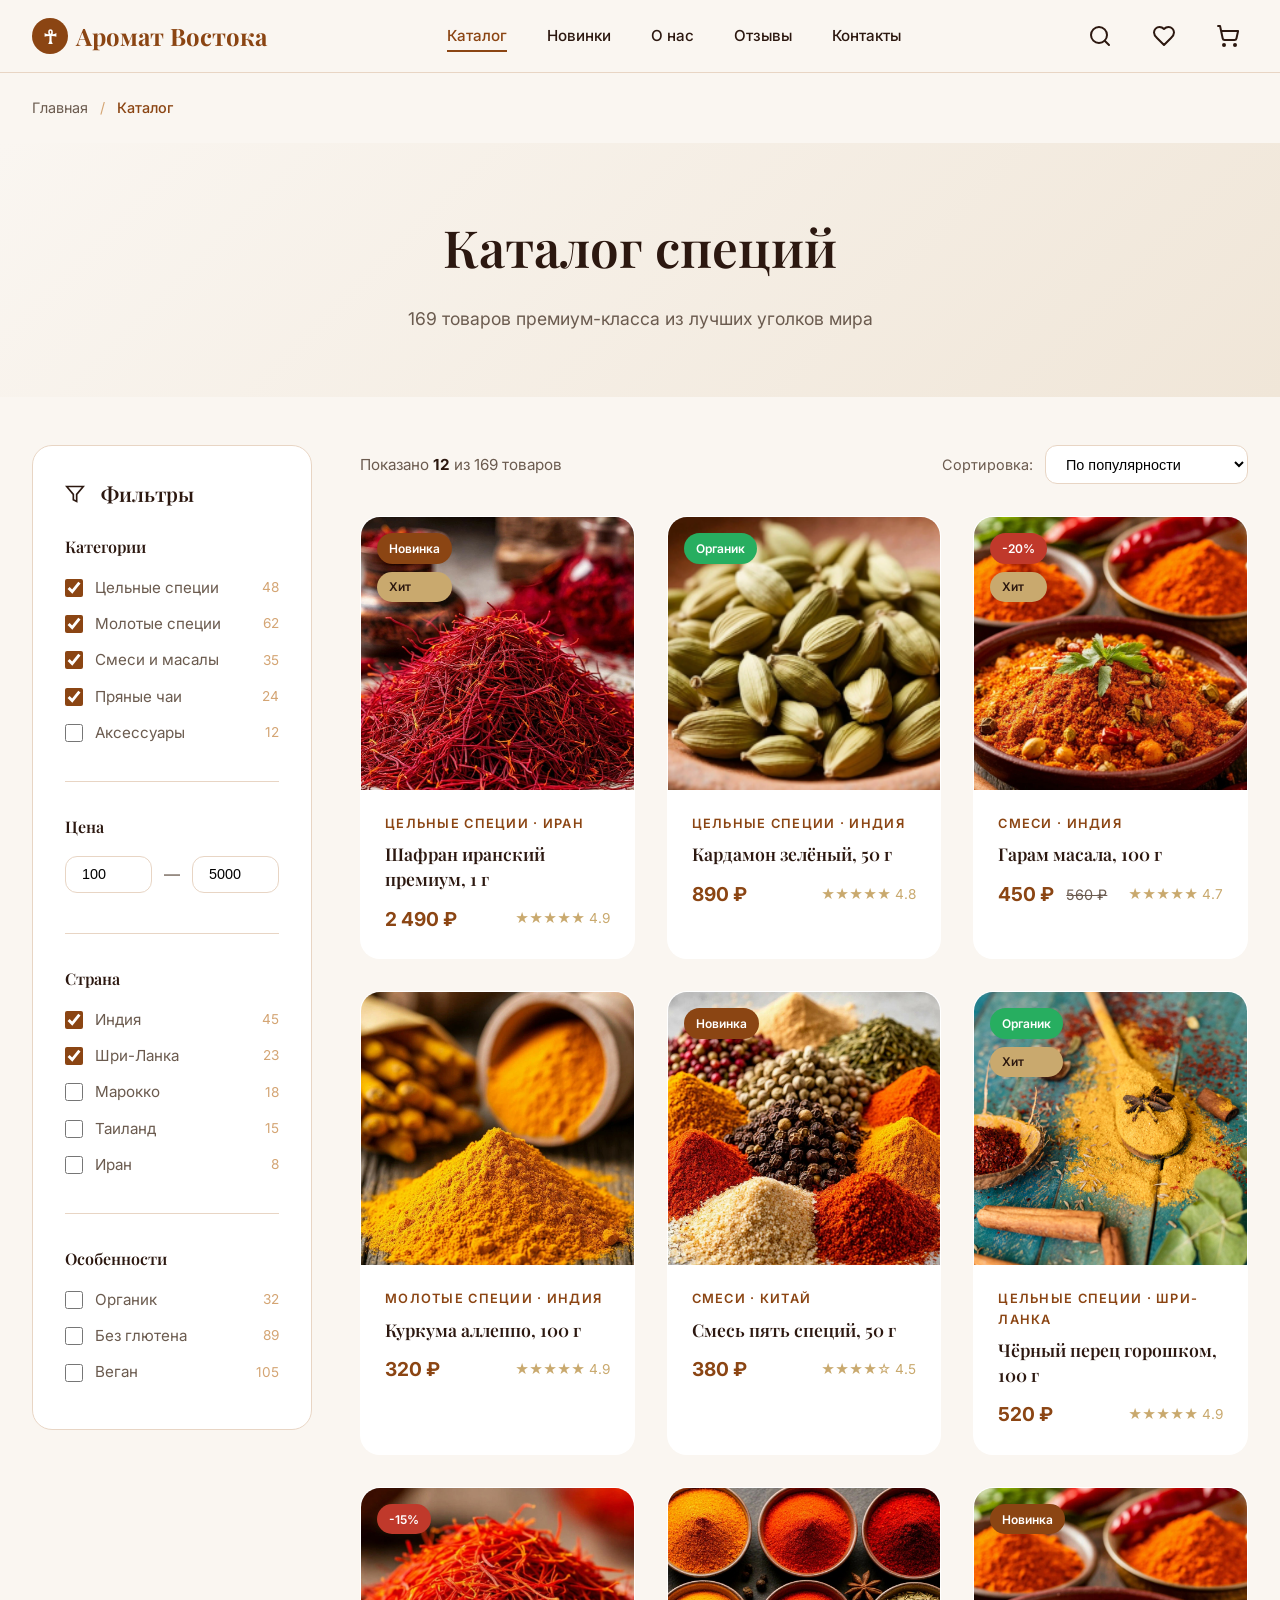
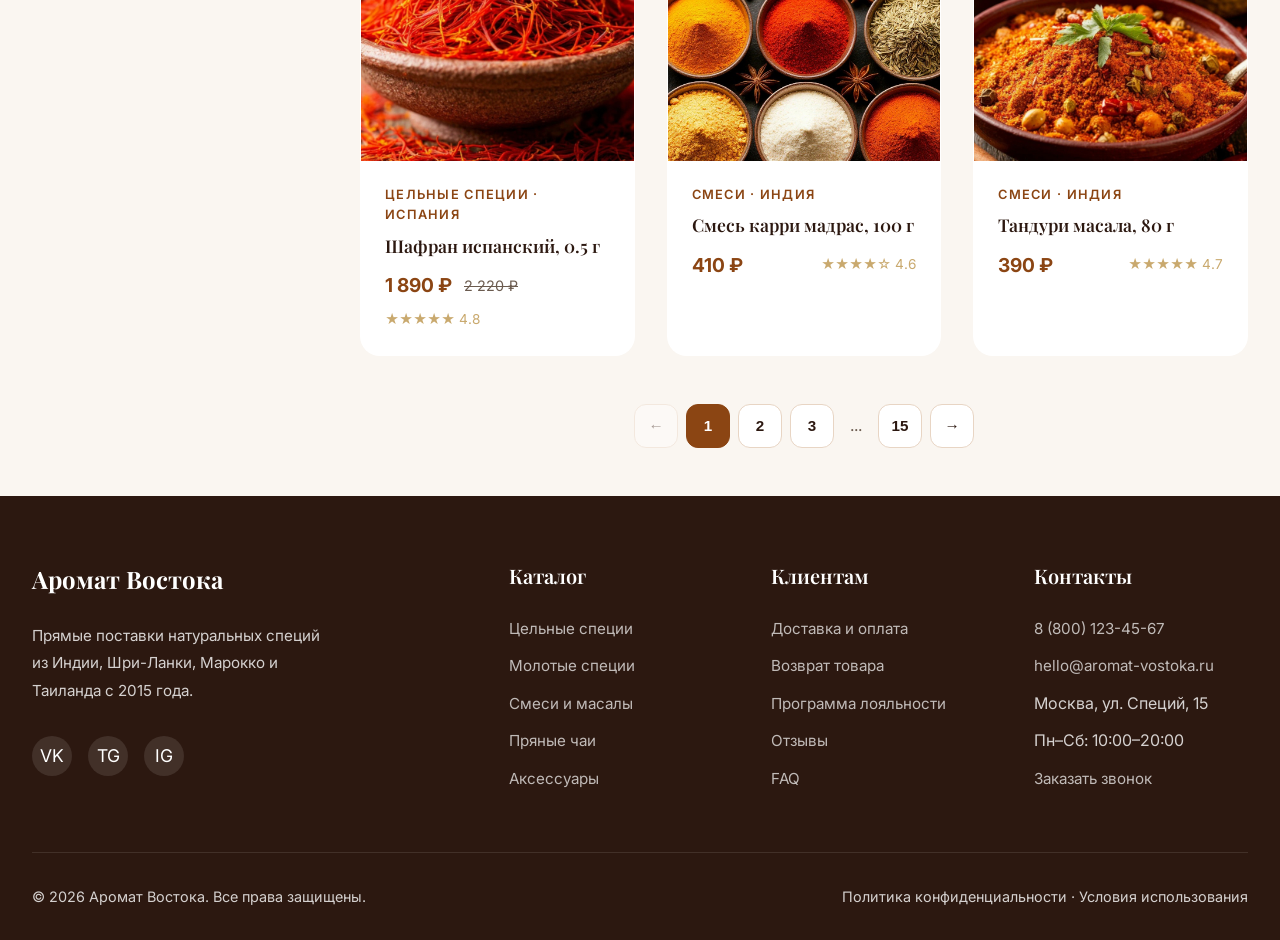
<file: catalog.html>
<!doctype html>
<html lang="ru">
  <head>
    <meta charset="UTF-8" />
    <meta name="viewport" content="width=device-width, initial-scale=1.0" />
    <title>Каталог — Аромат Востока</title>
    <link
      href="https://fonts.googleapis.com/css2?family=Playfair+Display:wght@400;500;600;700&family=Inter:wght@300;400;500;600&display=swap"
      rel="stylesheet"
    />
    <link rel="stylesheet" href="style.css" />
  </head>
  <body>
    <!-- Search Overlay -->
    <div class="search-overlay" id="searchOverlay">
      <div class="search-overlay__inner">
        <button class="search-overlay__close" id="searchClose">✕</button>
        <input
          type="text"
          class="search-overlay__input"
          id="searchInput"
          placeholder="Поиск по товарам... (например, шафран, кардамон)"
          autocomplete="off"
        />
        <div class="search-overlay__results" id="searchResults"></div>
      </div>
    </div>

    <!-- Callback Modal -->
    <div class="modal-overlay" id="callbackModal">
      <div class="modal">
        <button class="modal__close">✕</button>
        <h3 class="modal__title">Заказать звонок</h3>
        <p class="modal__text">Оставьте контакты — мы перезвоним в течение 15 минут</p>
        <form id="callback-form" action="/api/callback" method="POST">
          <div class="form-group">
            <label for="callback-name">Ваше имя *</label>
            <input type="text" id="callback-name" name="name" placeholder="Иван Иванов" required />
            <span class="form-error">Введите имя</span>
          </div>
          <div class="form-group">
            <label for="callback-phone">Телефон *</label>
            <input type="tel" id="callback-phone" name="phone" placeholder="+7 (999) 123-45-67" required />
            <span class="form-error">Введите телефон</span>
          </div>
          <div class="form-group">
            <label for="callback-message">Сообщение</label>
            <textarea id="callback-message" name="message" placeholder="Что вас интересует?"></textarea>
          </div>
          <button type="submit" class="btn btn--primary btn--block form__submit">Отправить</button>
          <p class="form__note">Нажимая кнопку, вы соглашаетесь с <a href="#">политикой конфиденциальности</a></p>
        </form>
      </div>
    </div>

    <!-- Header -->
    <header class="header" id="header">
      <div class="header__inner">
        <a href="index.html" class="logo">
          <div class="logo__icon">☥</div>
          Аромат Востока
        </a>

        <nav class="nav">
          <a href="catalog.html" class="nav__link active">Каталог</a>
          <a href="index.html#products" class="nav__link">Новинки</a>
          <a href="index.html#about" class="nav__link">О нас</a>
          <a href="index.html#testimonials" class="nav__link">Отзывы</a>
          <a href="index.html#contacts" class="nav__link">Контакты</a>
        </nav>

        <div class="header__actions">
          <button class="icon-btn" id="searchBtn" aria-label="Поиск">
            <svg width="24" height="24" viewBox="0 0 24 24" fill="none" stroke="currentColor" stroke-width="2" stroke-linecap="round" stroke-linejoin="round">
              <circle cx="11" cy="11" r="8"></circle>
              <path d="m21 21-4.3-4.3"></path>
            </svg>
          </button>
          <button class="icon-btn" aria-label="Избранное">
            <svg width="24" height="24" viewBox="0 0 24 24" fill="none" stroke="currentColor" stroke-width="2" stroke-linecap="round" stroke-linejoin="round">
              <path d="M19 14c1.49-1.46 3-3.21 3-5.5A5.5 5.5 0 0 0 16.5 3c-1.76 0-3 .5-4.5 2-1.5-1.5-2.74-2-4.5-2A5.5 5.5 0 0 0 2 8.5c0 2.3 1.5 4.05 3 5.5l7 7Z"></path>
            </svg>
          </button>
          <a href="cart.html" class="icon-btn" aria-label="Корзина">
            <svg width="24" height="24" viewBox="0 0 24 24" fill="none" stroke="currentColor" stroke-width="2" stroke-linecap="round" stroke-linejoin="round">
              <circle cx="8" cy="21" r="1"></circle>
              <circle cx="19" cy="21" r="1"></circle>
              <path d="M2.05 2.05h2l2.66 12.42a2 2 0 0 0 2 1.58h9.78a2 2 0 0 0 1.95-1.57l1.65-7.43H5.12"></path>
            </svg>
            <span class="icon-btn__badge cart-badge">3</span>
          </a>
          <button class="mobile-menu-btn" id="menuBtn" aria-label="Меню">
            <svg width="24" height="24" viewBox="0 0 24 24" fill="none" stroke="currentColor" stroke-width="2" stroke-linecap="round" stroke-linejoin="round">
              <line x1="3" y1="12" x2="21" y2="12"></line>
              <line x1="3" y1="6" x2="21" y2="6"></line>
              <line x1="3" y1="18" x2="21" y2="18"></line>
            </svg>
          </button>
        </div>
      </div>
    </header>

    <!-- Mobile Menu -->
    <div class="overlay" id="overlay"></div>
    <div class="mobile-menu" id="mobileMenu">
      <button class="mobile-menu__close" id="menuClose">✕</button>
      <nav class="mobile-menu__nav">
        <a href="catalog.html">Каталог</a>
        <a href="index.html#products">Новинки</a>
        <a href="index.html#about">О нас</a>
        <a href="index.html#testimonials">Отзывы</a>
        <a href="index.html#contacts">Контакты</a>
      </nav>
    </div>

    <!-- Mobile Filter Overlay -->
    <div class="overlay" id="filterOverlay"></div>
    <div class="filter-drawer" id="filterDrawer">
      <div class="filter-drawer__header">
        <h3 class="filter-drawer__title">Фильтры</h3>
        <button class="filter-drawer__close" id="filterClose">✕</button>
      </div>
      <div class="filter-sidebar__content">
        <div class="filter-group">
          <h4 class="filter-group__title">Категории</h4>
          <ul class="filter-list">
            <li><label class="filter-checkbox"><input type="checkbox" name="category" value="whole" checked /> Цельные специи <span class="filter-count">48</span></label></li>
            <li><label class="filter-checkbox"><input type="checkbox" name="category" value="ground" checked /> Молотые специи <span class="filter-count">62</span></label></li>
            <li><label class="filter-checkbox"><input type="checkbox" name="category" value="mixes" checked /> Смеси и масалы <span class="filter-count">35</span></label></li>
            <li><label class="filter-checkbox"><input type="checkbox" name="category" value="tea" checked /> Пряные чаи <span class="filter-count">24</span></label></li>
            <li><label class="filter-checkbox"><input type="checkbox" name="category" value="accessories" /> Аксессуары <span class="filter-count">12</span></label></li>
          </ul>
        </div>
        <div class="filter-group">
          <h4 class="filter-group__title">Цена</h4>
          <div class="price-range">
            <input type="number" name="price_from" placeholder="от" value="100" />
            <span class="price-range__sep">—</span>
            <input type="number" name="price_to" placeholder="до" value="5000" />
          </div>
        </div>
        <div class="filter-group">
          <h4 class="filter-group__title">Страна</h4>
          <ul class="filter-list">
            <li><label class="filter-checkbox"><input type="checkbox" name="country" value="india" checked /> Индия <span class="filter-count">45</span></label></li>
            <li><label class="filter-checkbox"><input type="checkbox" name="country" value="srilanka" checked /> Шри-Ланка <span class="filter-count">23</span></label></li>
            <li><label class="filter-checkbox"><input type="checkbox" name="country" value="morocco" /> Марокко <span class="filter-count">18</span></label></li>
            <li><label class="filter-checkbox"><input type="checkbox" name="country" value="thailand" /> Таиланд <span class="filter-count">15</span></label></li>
            <li><label class="filter-checkbox"><input type="checkbox" name="country" value="iran" /> Иран <span class="filter-count">8</span></label></li>
          </ul>
        </div>
      </div>
    </div>

    <!-- Breadcrumbs -->
    <nav class="breadcrumbs" style="margin-top: 72px;">
      <a href="index.html">Главная</a>
      <span class="breadcrumbs__sep">/</span>
      <span class="breadcrumbs__current">Каталог</span>
    </nav>

    <!-- Catalog Hero -->
    <section class="catalog-hero">
      <h1 class="catalog-hero__title">Каталог специй</h1>
      <p class="catalog-hero__text">169 товаров премиум-класса из лучших уголков мира</p>
    </section>

    <!-- Catalog Main -->
    <div class="catalog-main">
      <!-- Sidebar Filters -->
      <aside class="filter-sidebar scroll-reveal">
        <h3 class="filter-sidebar__title">
          <svg width="20" height="20" viewBox="0 0 24 24" fill="none" stroke="currentColor" stroke-width="2" style="vertical-align: middle; margin-right: 0.5rem;">
            <polygon points="22 3 2 3 10 12.46 10 19 14 21 14 12.46 22 3"></polygon>
          </svg>
          Фильтры
        </h3>

        <div class="filter-group">
          <h4 class="filter-group__title">Категории</h4>
          <ul class="filter-list">
            <li><label class="filter-checkbox"><input type="checkbox" name="category" value="whole" checked /> Цельные специи <span class="filter-count">48</span></label></li>
            <li><label class="filter-checkbox"><input type="checkbox" name="category" value="ground" checked /> Молотые специи <span class="filter-count">62</span></label></li>
            <li><label class="filter-checkbox"><input type="checkbox" name="category" value="mixes" checked /> Смеси и масалы <span class="filter-count">35</span></label></li>
            <li><label class="filter-checkbox"><input type="checkbox" name="category" value="tea" checked /> Пряные чаи <span class="filter-count">24</span></label></li>
            <li><label class="filter-checkbox"><input type="checkbox" name="category" value="accessories" /> Аксессуары <span class="filter-count">12</span></label></li>
          </ul>
        </div>

        <div class="filter-group">
          <h4 class="filter-group__title">Цена</h4>
          <div class="price-range">
            <input type="number" name="price_from" placeholder="от" value="100" />
            <span class="price-range__sep">—</span>
            <input type="number" name="price_to" placeholder="до" value="5000" />
          </div>
        </div>

        <div class="filter-group">
          <h4 class="filter-group__title">Страна</h4>
          <ul class="filter-list">
            <li><label class="filter-checkbox"><input type="checkbox" name="country" value="india" checked /> Индия <span class="filter-count">45</span></label></li>
            <li><label class="filter-checkbox"><input type="checkbox" name="country" value="srilanka" checked /> Шри-Ланка <span class="filter-count">23</span></label></li>
            <li><label class="filter-checkbox"><input type="checkbox" name="country" value="morocco" /> Марокко <span class="filter-count">18</span></label></li>
            <li><label class="filter-checkbox"><input type="checkbox" name="country" value="thailand" /> Таиланд <span class="filter-count">15</span></label></li>
            <li><label class="filter-checkbox"><input type="checkbox" name="country" value="iran" /> Иран <span class="filter-count">8</span></label></li>
          </ul>
        </div>

        <div class="filter-group">
          <h4 class="filter-group__title">Особенности</h4>
          <ul class="filter-list">
            <li><label class="filter-checkbox"><input type="checkbox" name="feature" value="organic" /> Органик <span class="filter-count">32</span></label></li>
            <li><label class="filter-checkbox"><input type="checkbox" name="feature" value="gluten-free" /> Без глютена <span class="filter-count">89</span></label></li>
            <li><label class="filter-checkbox"><input type="checkbox" name="feature" value="vegan" /> Веган <span class="filter-count">105</span></label></li>
          </ul>
        </div>
      </aside>

      <!-- Products Area -->
      <div>
        <!-- Toolbar -->
        <div class="catalog-toolbar">
          <button class="filter-toggle" id="filterToggle">
            <svg width="18" height="18" viewBox="0 0 24 24" fill="none" stroke="currentColor" stroke-width="2">
              <polygon points="22 3 2 3 10 12.46 10 19 14 21 14 12.46 22 3"></polygon>
            </svg>
            Фильтрация
          </button>
          <span class="catalog-toolbar__count">Показано <strong>12</strong> из 169 товаров</span>
          <div class="catalog-sort">
            <label for="sortSelect">Сортировка:</label>
            <select id="sortSelect" name="sort">
              <option value="popular">По популярности</option>
              <option value="price-asc">Цена: по возрастанию</option>
              <option value="price-desc">Цена: по убыванию</option>
              <option value="new">Сначала новые</option>
              <option value="rating">По рейтингу</option>
            </select>
          </div>
        </div>

        <!-- Grid -->
        <div class="catalog-grid" id="catalogGrid">
          <!-- Product 1 -->
          <div class="product-card scroll-reveal">
            <div class="product-card__image-wrap">
              <img src="img/saf2.jpg" alt="Шафран иранский" class="product-card__img" />
              <div class="product-card__badges">
                <span class="badge badge--new">Новинка</span>
                <span class="badge badge--hit">Хит</span>
              </div>
              <div class="product-card__actions">
                <button class="action-btn" data-action="wishlist" data-id="saffron-1" aria-label="В избранное">♡</button>
                <button class="action-btn" data-action="cart" data-id="saffron-1" data-name="Шафран иранский премиум, 1 г" data-price="2490" data-image="img/saf2.jpg" aria-label="В корзину">
                  <svg width="18" height="18" viewBox="0 0 24 24" fill="none" stroke="currentColor" stroke-width="2">
                    <circle cx="8" cy="21" r="1"></circle>
                    <circle cx="19" cy="21" r="1"></circle>
                    <path d="M2.05 2.05h2l2.66 12.42a2 2 0 0 0 2 1.58h9.78a2 2 0 0 0 1.95-1.57l1.65-7.43H5.12"></path>
                  </svg>
                </button>
              </div>
            </div>
            <div class="product-card__info">
              <div class="product-card__category">Цельные специи · Иран</div>
              <h3 class="product-card__title">Шафран иранский премиум, 1 г</h3>
              <div class="product-card__meta">
                <div class="product-card__price">
                  <span class="price--current">2 490 ₽</span>
                </div>
                <div class="product-card__rating">★★★★★ 4.9</div>
              </div>
            </div>
          </div>

          <!-- Product 2 -->
          <div class="product-card scroll-reveal">
            <div class="product-card__image-wrap">
              <img src="img/kar.jpg" alt="Кардамон" class="product-card__img" />
              <div class="product-card__badges">
                <span class="badge badge--organic">Органик</span>
              </div>
              <div class="product-card__actions">
                <button class="action-btn" data-action="wishlist" data-id="cardamom-1" aria-label="В избранное">♡</button>
                <button class="action-btn" data-action="cart" data-id="cardamom-1" data-name="Кардамон зелёный, 50 г" data-price="890" data-image="img/kar.jpg" aria-label="В корзину">
                  <svg width="18" height="18" viewBox="0 0 24 24" fill="none" stroke="currentColor" stroke-width="2">
                    <circle cx="8" cy="21" r="1"></circle>
                    <circle cx="19" cy="21" r="1"></circle>
                    <path d="M2.05 2.05h2l2.66 12.42a2 2 0 0 0 2 1.58h9.78a2 2 0 0 0 1.95-1.57l1.65-7.43H5.12"></path>
                  </svg>
                </button>
              </div>
            </div>
            <div class="product-card__info">
              <div class="product-card__category">Цельные специи · Индия</div>
              <h3 class="product-card__title">Кардамон зелёный, 50 г</h3>
              <div class="product-card__meta">
                <div class="product-card__price">
                  <span class="price--current">890 ₽</span>
                </div>
                <div class="product-card__rating">★★★★★ 4.8</div>
              </div>
            </div>
          </div>

          <!-- Product 3 -->
          <div class="product-card scroll-reveal">
            <div class="product-card__image-wrap">
              <img src="img/masala2.jpg" alt="Масала" class="product-card__img" />
              <div class="product-card__badges">
                <span class="badge badge--sale">-20%</span>
                <span class="badge badge--hit">Хит</span>
              </div>
              <div class="product-card__actions">
                <button class="action-btn" data-action="wishlist" data-id="masala-1" aria-label="В избранное">♡</button>
                <button class="action-btn" data-action="cart" data-id="masala-1" data-name="Гарам масала, 100 г" data-price="450" data-image="img/masala2.jpg" aria-label="В корзину">
                  <svg width="18" height="18" viewBox="0 0 24 24" fill="none" stroke="currentColor" stroke-width="2">
                    <circle cx="8" cy="21" r="1"></circle>
                    <circle cx="19" cy="21" r="1"></circle>
                    <path d="M2.05 2.05h2l2.66 12.42a2 2 0 0 0 2 1.58h9.78a2 2 0 0 0 1.95-1.57l1.65-7.43H5.12"></path>
                  </svg>
                </button>
              </div>
            </div>
            <div class="product-card__info">
              <div class="product-card__category">Смеси · Индия</div>
              <h3 class="product-card__title">Гарам масала, 100 г</h3>
              <div class="product-card__meta">
                <div class="product-card__price">
                  <span class="price--current">450 ₽</span>
                  <span class="price--old">560 ₽</span>
                </div>
                <div class="product-card__rating">★★★★★ 4.7</div>
              </div>
            </div>
          </div>

          <!-- Product 4 -->
          <div class="product-card scroll-reveal">
            <div class="product-card__image-wrap">
              <img src="img/kurku.jpg" alt="Куркума" class="product-card__img" />
              <div class="product-card__actions">
                <button class="action-btn" data-action="wishlist" data-id="turmeric-1" aria-label="В избранное">♡</button>
                <button class="action-btn" data-action="cart" data-id="turmeric-1" data-name="Куркума аллеппо, 100 г" data-price="320" data-image="img/kurku.jpg" aria-label="В корзину">
                  <svg width="18" height="18" viewBox="0 0 24 24" fill="none" stroke="currentColor" stroke-width="2">
                    <circle cx="8" cy="21" r="1"></circle>
                    <circle cx="19" cy="21" r="1"></circle>
                    <path d="M2.05 2.05h2l2.66 12.42a2 2 0 0 0 2 1.58h9.78a2 2 0 0 0 1.95-1.57l1.65-7.43H5.12"></path>
                  </svg>
                </button>
              </div>
            </div>
            <div class="product-card__info">
              <div class="product-card__category">Молотые специи · Индия</div>
              <h3 class="product-card__title">Куркума аллеппо, 100 г</h3>
              <div class="product-card__meta">
                <div class="product-card__price">
                  <span class="price--current">320 ₽</span>
                </div>
                <div class="product-card__rating">★★★★★ 4.9</div>
              </div>
            </div>
          </div>

          <!-- Product 5 -->
          <div class="product-card scroll-reveal">
            <div class="product-card__image-wrap">
              <img src="img/smesi3.jpg" alt="Смесь пять специй" class="product-card__img" />
              <div class="product-card__badges">
                <span class="badge badge--new">Новинка</span>
              </div>
              <div class="product-card__actions">
                <button class="action-btn" data-action="wishlist" data-id="five-spice-1" aria-label="В избранное">♡</button>
                <button class="action-btn" data-action="cart" data-id="five-spice-1" data-name="Смесь пять специй, 50 г" data-price="380" data-image="img/smesi3.jpg" aria-label="В корзину">
                  <svg width="18" height="18" viewBox="0 0 24 24" fill="none" stroke="currentColor" stroke-width="2">
                    <circle cx="8" cy="21" r="1"></circle>
                    <circle cx="19" cy="21" r="1"></circle>
                    <path d="M2.05 2.05h2l2.66 12.42a2 2 0 0 0 2 1.58h9.78a2 2 0 0 0 1.95-1.57l1.65-7.43H5.12"></path>
                  </svg>
                </button>
              </div>
            </div>
            <div class="product-card__info">
              <div class="product-card__category">Смеси · Китай</div>
              <h3 class="product-card__title">Смесь пять специй, 50 г</h3>
              <div class="product-card__meta">
                <div class="product-card__price">
                  <span class="price--current">380 ₽</span>
                </div>
                <div class="product-card__rating">★★★★☆ 4.5</div>
              </div>
            </div>
          </div>

          <!-- Product 6 -->
          <div class="product-card scroll-reveal">
            <div class="product-card__image-wrap">
              <img src="img/16.jpg" alt="Чёрный перец" class="product-card__img" />
              <div class="product-card__badges">
                <span class="badge badge--organic">Органик</span>
                <span class="badge badge--hit">Хит</span>
              </div>
              <div class="product-card__actions">
                <button class="action-btn" data-action="wishlist" data-id="pepper-1" aria-label="В избранное">♡</button>
                <button class="action-btn" data-action="cart" data-id="pepper-1" data-name="Чёрный перец горошком, 100 г" data-price="520" data-image="img/16.jpg" aria-label="В корзину">
                  <svg width="18" height="18" viewBox="0 0 24 24" fill="none" stroke="currentColor" stroke-width="2">
                    <circle cx="8" cy="21" r="1"></circle>
                    <circle cx="19" cy="21" r="1"></circle>
                    <path d="M2.05 2.05h2l2.66 12.42a2 2 0 0 0 2 1.58h9.78a2 2 0 0 0 1.95-1.57l1.65-7.43H5.12"></path>
                  </svg>
                </button>
              </div>
            </div>
            <div class="product-card__info">
              <div class="product-card__category">Цельные специи · Шри-Ланка</div>
              <h3 class="product-card__title">Чёрный перец горошком, 100 г</h3>
              <div class="product-card__meta">
                <div class="product-card__price">
                  <span class="price--current">520 ₽</span>
                </div>
                <div class="product-card__rating">★★★★★ 4.9</div>
              </div>
            </div>
          </div>

          <!-- Product 7 -->
          <div class="product-card scroll-reveal">
            <div class="product-card__image-wrap">
              <img src="img/shaf1.jpg" alt="Шафран" class="product-card__img" />
              <div class="product-card__badges">
                <span class="badge badge--sale">-15%</span>
              </div>
              <div class="product-card__actions">
                <button class="action-btn" data-action="wishlist" data-id="saffron-2" aria-label="В избранное">♡</button>
                <button class="action-btn" data-action="cart" data-id="saffron-2" data-name="Шафран испанский, 0.5 г" data-price="1890" data-image="img/shaf1.jpg" aria-label="В корзину">
                  <svg width="18" height="18" viewBox="0 0 24 24" fill="none" stroke="currentColor" stroke-width="2">
                    <circle cx="8" cy="21" r="1"></circle>
                    <circle cx="19" cy="21" r="1"></circle>
                    <path d="M2.05 2.05h2l2.66 12.42a2 2 0 0 0 2 1.58h9.78a2 2 0 0 0 1.95-1.57l1.65-7.43H5.12"></path>
                  </svg>
                </button>
              </div>
            </div>
            <div class="product-card__info">
              <div class="product-card__category">Цельные специи · Испания</div>
              <h3 class="product-card__title">Шафран испанский, 0.5 г</h3>
              <div class="product-card__meta">
                <div class="product-card__price">
                  <span class="price--current">1 890 ₽</span>
                  <span class="price--old">2 220 ₽</span>
                </div>
                <div class="product-card__rating">★★★★★ 4.8</div>
              </div>
            </div>
          </div>

          <!-- Product 8 -->
          <div class="product-card scroll-reveal">
            <div class="product-card__image-wrap">
              <img src="img/smesi2.jpg" alt="Смесь карри" class="product-card__img" />
              <div class="product-card__actions">
                <button class="action-btn" data-action="wishlist" data-id="curry-1" aria-label="В избранное">♡</button>
                <button class="action-btn" data-action="cart" data-id="curry-1" data-name="Смесь карри мадрас, 100 г" data-price="410" data-image="img/smesi2.jpg" aria-label="В корзину">
                  <svg width="18" height="18" viewBox="0 0 24 24" fill="none" stroke="currentColor" stroke-width="2">
                    <circle cx="8" cy="21" r="1"></circle>
                    <circle cx="19" cy="21" r="1"></circle>
                    <path d="M2.05 2.05h2l2.66 12.42a2 2 0 0 0 2 1.58h9.78a2 2 0 0 0 1.95-1.57l1.65-7.43H5.12"></path>
                  </svg>
                </button>
              </div>
            </div>
            <div class="product-card__info">
              <div class="product-card__category">Смеси · Индия</div>
              <h3 class="product-card__title">Смесь карри мадрас, 100 г</h3>
              <div class="product-card__meta">
                <div class="product-card__price">
                  <span class="price--current">410 ₽</span>
                </div>
                <div class="product-card__rating">★★★★☆ 4.6</div>
              </div>
            </div>
          </div>

          <!-- Product 9 -->
          <div class="product-card scroll-reveal">
            <div class="product-card__image-wrap">
              <img src="img/masala2.jpg" alt="Тандури масала" class="product-card__img" />
              <div class="product-card__badges">
                <span class="badge badge--new">Новинка</span>
              </div>
              <div class="product-card__actions">
                <button class="action-btn" data-action="wishlist" data-id="tandoori-1" aria-label="В избранное">♡</button>
                <button class="action-btn" data-action="cart" data-id="tandoori-1" data-name="Тандури масала, 80 г" data-price="390" data-image="img/masala2.jpg" aria-label="В корзину">
                  <svg width="18" height="18" viewBox="0 0 24 24" fill="none" stroke="currentColor" stroke-width="2">
                    <circle cx="8" cy="21" r="1"></circle>
                    <circle cx="19" cy="21" r="1"></circle>
                    <path d="M2.05 2.05h2l2.66 12.42a2 2 0 0 0 2 1.58h9.78a2 2 0 0 0 1.95-1.57l1.65-7.43H5.12"></path>
                  </svg>
                </button>
              </div>
            </div>
            <div class="product-card__info">
              <div class="product-card__category">Смеси · Индия</div>
              <h3 class="product-card__title">Тандури масала, 80 г</h3>
              <div class="product-card__meta">
                <div class="product-card__price">
                  <span class="price--current">390 ₽</span>
                </div>
                <div class="product-card__rating">★★★★★ 4.7</div>
              </div>
            </div>
          </div>
        </div>

        <!-- Pagination -->
        <div class="pagination">
          <button class="pagination__btn" disabled>←</button>
          <button class="pagination__btn active">1</button>
          <button class="pagination__btn">2</button>
          <button class="pagination__btn">3</button>
          <span style="color: var(--color-text-light); padding: 0 0.5rem;">...</span>
          <button class="pagination__btn">15</button>
          <button class="pagination__btn">→</button>
        </div>
      </div>
    </div>

    <!-- Footer -->
    <footer class="footer" id="contacts">
      <div class="footer__inner">
        <div class="footer__brand">
          <a href="index.html" class="footer__logo">Аромат Востока</a>
          <p class="footer__text">Прямые поставки натуральных специй из Индии, Шри-Ланки, Марокко и Таиланда с 2015 года.</p>
          <div class="footer__socials">
            <a href="#" class="social-link" aria-label="VK">VK</a>
            <a href="#" class="social-link" aria-label="Telegram">TG</a>
            <a href="#" class="social-link" aria-label="Instagram">IG</a>
          </div>
        </div>

        <div>
          <h4 class="footer__title">Каталог</h4>
          <ul class="footer__links">
            <li><a href="catalog.html">Цельные специи</a></li>
            <li><a href="catalog.html">Молотые специи</a></li>
            <li><a href="catalog.html">Смеси и масалы</a></li>
            <li><a href="catalog.html">Пряные чаи</a></li>
            <li><a href="catalog.html">Аксессуары</a></li>
          </ul>
        </div>

        <div>
          <h4 class="footer__title">Клиентам</h4>
          <ul class="footer__links">
            <li><a href="#">Доставка и оплата</a></li>
            <li><a href="#">Возврат товара</a></li>
            <li><a href="#">Программа лояльности</a></li>
            <li><a href="index.html#testimonials">Отзывы</a></li>
            <li><a href="#">FAQ</a></li>
          </ul>
        </div>

        <div>
          <h4 class="footer__title">Контакты</h4>
          <ul class="footer__links">
            <li><a href="tel:88001234567">8 (800) 123-45-67</a></li>
            <li><a href="mailto:hello@aromat-vostoka.ru">hello@aromat-vostoka.ru</a></li>
            <li>Москва, ул. Специй, 15</li>
            <li>Пн–Сб: 10:00–20:00</li>
            <li><a href="#" data-modal="callback">Заказать звонок</a></li>
          </ul>
        </div>
      </div>

      <div class="footer__bottom">
        <p>© 2026 Аромат Востока. Все права защищены.</p>
        <p>Политика конфиденциальности · Условия использования</p>
      </div>
    </footer>

    <script src="main.js"></script>
  </body>
</html>
</file>
<file: style.css>
/* ========================================
   АРОМАТ ВОСТОКА — ГЛОБАЛЬНЫЕ СТИЛИ
   ======================================== */

/* ---- RESET & BASE ---- */
* {
  margin: 0;
  padding: 0;
  box-sizing: border-box;
}

:root {
  --color-bg: #faf6f1;
  --color-bg-dark: #2c1810;
  --color-primary: #8b4513;
  --color-primary-light: #a0522d;
  --color-accent: #d4a574;
  --color-accent-light: #e8d5c4;
  --color-text: #2c1810;
  --color-text-light: #6b5b4f;
  --color-white: #ffffff;
  --color-gold: #c9a96e;
  --color-danger: #c0392b;
  --color-success: #27ae60;
  --transition: all 0.3s cubic-bezier(0.4, 0, 0.2, 1);
}

body {
  font-family: "Inter", sans-serif;
  background-color: var(--color-bg);
  color: var(--color-text);
  line-height: 1.6;
  overflow-x: hidden;
}

h1, h2, h3, h4 {
  font-family: "Playfair Display", serif;
  font-weight: 600;
}

a {
  color: inherit;
  text-decoration: none;
}

img {
  max-width: 100%;
  display: block;
}

/* ========================================
   HEADER
   ======================================== */

.header {
  position: fixed;
  top: 0;
  left: 0;
  right: 0;
  z-index: 1000;
  background: rgba(250, 246, 241, 0.95);
  backdrop-filter: blur(10px);
  border-bottom: 1px solid var(--color-accent-light);
  transition: var(--transition);
}

.header.scrolled {
  box-shadow: 0 2px 20px rgba(44, 24, 16, 0.1);
}

.header__inner {
  max-width: 1440px;
  margin: 0 auto;
  padding: 1rem 2rem;
  display: flex;
  justify-content: space-between;
  align-items: center;
}

.logo {
  font-family: "Playfair Display", serif;
  font-size: 1.5rem;
  font-weight: 700;
  color: var(--color-primary);
  display: flex;
  align-items: center;
  gap: 0.5rem;
  transition: var(--transition);
}

.logo:hover {
  color: var(--color-primary-light);
  transform: scale(1.02);
}

.logo__icon {
  width: 36px;
  height: 36px;
  background: var(--color-primary);
  border-radius: 50%;
  display: flex;
  align-items: center;
  justify-content: center;
  color: var(--color-white);
  font-size: 1.2rem;
}

.nav {
  display: flex;
  gap: 2.5rem;
  align-items: center;
}

.nav__link {
  color: var(--color-text);
  font-weight: 500;
  font-size: 0.95rem;
  position: relative;
  transition: var(--transition);
}

.nav__link::after {
  content: "";
  position: absolute;
  bottom: -4px;
  left: 0;
  width: 0;
  height: 2px;
  background: var(--color-primary);
  transition: var(--transition);
}

.nav__link:hover,
.nav__link.active {
  color: var(--color-primary);
}

.nav__link:hover::after,
.nav__link.active::after {
  width: 100%;
}

.header__actions {
  display: flex;
  gap: 1.5rem;
  align-items: center;
}

.icon-btn {
  background: none;
  border: none;
  cursor: pointer;
  padding: 0.5rem;
  position: relative;
  transition: var(--transition);
  color: var(--color-text);
  display: flex;
  align-items: center;
}

.icon-btn:hover {
  color: var(--color-primary);
  transform: translateY(-2px);
}

.icon-btn__badge {
  position: absolute;
  top: 0;
  right: 0;
  background: var(--color-primary);
  color: var(--color-white);
  font-size: 0.7rem;
  width: 18px;
  height: 18px;
  border-radius: 50%;
  display: flex;
  align-items: center;
  justify-content: center;
  font-weight: 600;
}

.mobile-menu-btn {
  display: none;
  background: none;
  border: none;
  cursor: pointer;
  padding: 0.5rem;
}

/* ========================================
   MOBILE MENU
   ======================================== */

.mobile-menu {
  position: fixed;
  top: 0;
  right: -100%;
  width: 80%;
  max-width: 400px;
  height: 100vh;
  background: var(--color-white);
  z-index: 2000;
  padding: 2rem;
  transition: var(--transition);
  box-shadow: -10px 0 30px rgba(0, 0, 0, 0.1);
}

.mobile-menu.active {
  right: 0;
}

.mobile-menu__close {
  position: absolute;
  top: 1.5rem;
  right: 1.5rem;
  background: none;
  border: none;
  font-size: 1.5rem;
  cursor: pointer;
  color: var(--color-text);
}

.mobile-menu__nav {
  margin-top: 4rem;
  display: flex;
  flex-direction: column;
  gap: 1.5rem;
}

.mobile-menu__nav a {
  font-size: 1.25rem;
  color: var(--color-text);
  font-weight: 500;
  transition: var(--transition);
}

.mobile-menu__nav a:hover {
  color: var(--color-primary);
  padding-left: 10px;
}

.overlay {
  position: fixed;
  top: 0;
  left: 0;
  right: 0;
  bottom: 0;
  background: rgba(0, 0, 0, 0.5);
  z-index: 1500;
  opacity: 0;
  visibility: hidden;
  transition: var(--transition);
}

.overlay.active {
  opacity: 1;
  visibility: visible;
}

/* ========================================
   BUTTONS
   ======================================== */

.btn {
  display: inline-flex;
  align-items: center;
  justify-content: center;
  gap: 0.75rem;
  padding: 1rem 2.5rem;
  font-family: "Inter", sans-serif;
  font-size: 0.95rem;
  font-weight: 600;
  border: none;
  cursor: pointer;
  transition: var(--transition);
  position: relative;
  overflow: hidden;
}

.btn--primary {
  background: var(--color-primary);
  color: var(--color-white);
  border-radius: 50px;
}

.btn--primary:hover {
  background: var(--color-primary-light);
  transform: translateY(-2px);
  box-shadow: 0 10px 30px rgba(139, 69, 19, 0.3);
}

.btn--outline {
  background: transparent;
  color: var(--color-primary);
  border: 2px solid var(--color-primary);
  border-radius: 50px;
}

.btn--outline:hover {
  background: var(--color-primary);
  color: var(--color-white);
  transform: translateY(-2px);
}

.btn--secondary {
  background: var(--color-accent-light);
  color: var(--color-primary);
  border-radius: 50px;
}

.btn--secondary:hover {
  background: var(--color-accent);
  color: var(--color-white);
  transform: translateY(-2px);
}

.btn--danger {
  background: transparent;
  color: var(--color-danger);
  border: 2px solid var(--color-danger);
  border-radius: 50px;
}

.btn--danger:hover {
  background: var(--color-danger);
  color: var(--color-white);
  transform: translateY(-2px);
}

.btn--sm {
  padding: 0.6rem 1.2rem;
  font-size: 0.85rem;
}

.btn--lg {
  padding: 1.2rem 3rem;
  font-size: 1.05rem;
}

.btn--block {
  width: 100%;
}

/* ========================================
   BREADCRUMBS
   ======================================== */

.breadcrumbs {
  padding: 1.5rem 2rem;
  max-width: 1440px;
  margin: 0 auto;
  font-size: 0.9rem;
  color: var(--color-text-light);
}

.breadcrumbs__sep {
  margin: 0 0.5rem;
  color: var(--color-accent);
}

.breadcrumbs__current {
  color: var(--color-primary);
  font-weight: 500;
}

.breadcrumbs a:hover {
  color: var(--color-primary);
}

/* ========================================
   SECTION HEADER
   ======================================== */

.section-header {
  text-align: center;
  margin-bottom: 3rem;
}

.section-header__subtitle {
  font-size: 0.875rem;
  font-weight: 600;
  text-transform: uppercase;
  letter-spacing: 0.2em;
  color: var(--color-primary);
  margin-bottom: 1rem;
}

.section-header__title {
  font-size: clamp(2rem, 4vw, 3rem);
  color: var(--color-text);
  margin-bottom: 1rem;
}

.section-header__text {
  color: var(--color-text-light);
  max-width: 600px;
  margin: 0 auto;
  font-size: 1.05rem;
}

/* ========================================
   PRODUCT CARD (shared component)
   ======================================== */

.product-card {
  background: var(--color-white);
  border-radius: 20px;
  overflow: hidden;
  transition: var(--transition);
  position: relative;
  border: 1px solid transparent;
}

.product-card:hover {
  box-shadow: 0 15px 40px rgba(44, 24, 16, 0.12);
  border-color: var(--color-accent-light);
}

.product-card__image-wrap {
  position: relative;
  aspect-ratio: 1;
  overflow: hidden;
}

.product-card__img {
  width: 100%;
  height: 100%;
  object-fit: cover;
  transition: var(--transition);
}

.product-card:hover .product-card__img {
  transform: scale(1.05);
}

.product-card__badges {
  position: absolute;
  top: 1rem;
  left: 1rem;
  display: flex;
  flex-direction: column;
  gap: 0.5rem;
}

.badge {
  padding: 0.35rem 0.75rem;
  border-radius: 20px;
  font-size: 0.75rem;
  font-weight: 600;
}

.badge--new {
  background: var(--color-primary);
  color: var(--color-white);
}

.badge--sale {
  background: var(--color-danger);
  color: var(--color-white);
}

.badge--hit {
  background: var(--color-gold);
  color: var(--color-text);
}

.badge--organic {
  background: var(--color-success);
  color: var(--color-white);
}

.product-card__actions {
  position: absolute;
  top: 1rem;
  right: 1rem;
  display: flex;
  flex-direction: column;
  gap: 0.5rem;
  opacity: 0;
  transform: translateX(10px);
  transition: var(--transition);
}

.product-card:hover .product-card__actions {
  opacity: 1;
  transform: translateX(0);
}

.action-btn {
  width: 40px;
  height: 40px;
  border-radius: 50%;
  background: var(--color-white);
  border: none;
  cursor: pointer;
  display: flex;
  align-items: center;
  justify-content: center;
  box-shadow: 0 2px 10px rgba(0, 0, 0, 0.1);
  transition: var(--transition);
  color: var(--color-text);
}

.action-btn:hover {
  background: var(--color-primary);
  color: var(--color-white);
  transform: scale(1.1);
}

.action-btn.active {
  background: var(--color-danger);
  color: var(--color-white);
}

.product-card__info {
  padding: 1.5rem;
}

.product-card__category {
  font-size: 0.8rem;
  color: var(--color-primary);
  font-weight: 600;
  text-transform: uppercase;
  letter-spacing: 0.1em;
  margin-bottom: 0.5rem;
}

.product-card__title {
  font-size: 1.1rem;
  margin-bottom: 0.75rem;
  color: var(--color-text);
  line-height: 1.4;
}

.product-card__meta {
  display: flex;
  justify-content: space-between;
  align-items: center;
  flex-wrap: wrap;
  gap: 0.5rem;
}

.product-card__price {
  display: flex;
  align-items: center;
  gap: 0.75rem;
}

.price--current {
  font-size: 1.2rem;
  font-weight: 700;
  color: var(--color-primary);
}

.price--old {
  font-size: 0.9rem;
  color: var(--color-text-light);
  text-decoration: line-through;
}

.product-card__rating {
  display: flex;
  align-items: center;
  gap: 0.25rem;
  font-size: 0.85rem;
  color: var(--color-gold);
}

/* ========================================
   QUANTITY SELECTOR
   ======================================== */

.qty-selector {
  display: flex;
  align-items: center;
  gap: 0;
  border: 1px solid var(--color-accent-light);
  border-radius: 50px;
  overflow: hidden;
}

.qty-btn {
  width: 36px;
  height: 36px;
  border: none;
  background: transparent;
  cursor: pointer;
  font-size: 1.2rem;
  color: var(--color-text);
  transition: var(--transition);
  display: flex;
  align-items: center;
  justify-content: center;
}

.qty-btn:hover {
  background: var(--color-accent-light);
  color: var(--color-primary);
}

.qty-input {
  width: 50px;
  height: 36px;
  border: none;
  text-align: center;
  font-size: 0.95rem;
  font-weight: 600;
  color: var(--color-text);
  background: transparent;
  -moz-appearance: textfield;
}

.qty-input::-webkit-outer-spin-button,
.qty-input::-webkit-inner-spin-button {
  -webkit-appearance: none;
  margin: 0;
}

/* ========================================
   FOOTER
   ======================================== */

.footer {
  background: var(--color-bg-dark);
  color: rgba(255, 255, 255, 0.8);
  padding: 4rem 2rem 2rem;
}

.footer__inner {
  max-width: 1440px;
  margin: 0 auto;
  display: grid;
  grid-template-columns: 2fr 1fr 1fr 1fr;
  gap: 3rem;
  margin-bottom: 3rem;
}

.footer__brand {
  max-width: 300px;
}

.footer__logo {
  font-family: "Playfair Display", serif;
  font-size: 1.5rem;
  font-weight: 700;
  color: var(--color-white);
  margin-bottom: 1.5rem;
  display: inline-block;
}

.footer__text {
  line-height: 1.8;
  margin-bottom: 2rem;
  font-size: 0.95rem;
}

.footer__socials {
  display: flex;
  gap: 1rem;
}

.social-link {
  width: 40px;
  height: 40px;
  border-radius: 50%;
  background: rgba(255, 255, 255, 0.1);
  display: flex;
  align-items: center;
  justify-content: center;
  color: var(--color-white);
  transition: var(--transition);
  font-size: 1.1rem;
}

.social-link:hover {
  background: var(--color-accent);
  transform: translateY(-3px);
}

.footer__title {
  font-family: "Playfair Display", serif;
  font-size: 1.25rem;
  color: var(--color-white);
  margin-bottom: 1.5rem;
}

.footer__links {
  list-style: none;
}

.footer__links li {
  margin-bottom: 0.75rem;
}

.footer__links a {
  color: rgba(255, 255, 255, 0.7);
  transition: var(--transition);
  font-size: 0.95rem;
}

.footer__links a:hover {
  color: var(--color-accent);
  padding-left: 5px;
}

.footer__bottom {
  max-width: 1440px;
  margin: 0 auto;
  padding-top: 2rem;
  border-top: 1px solid rgba(255, 255, 255, 0.1);
  display: flex;
  justify-content: space-between;
  align-items: center;
  font-size: 0.9rem;
}

/* ========================================
   ANIMATIONS
   ======================================== */

@keyframes fadeInUp {
  from {
    opacity: 0;
    transform: translateY(30px);
  }
  to {
    opacity: 1;
    transform: translateY(0);
  }
}

@keyframes float {
  0%, 100% { transform: translateY(0); }
  50% { transform: translateY(-10px); }
}

.scroll-reveal {
  opacity: 0;
  transform: translateY(30px);
  transition: all 0.8s ease-out;
}

.scroll-reveal.visible {
  opacity: 1;
  transform: translateY(0);
}

/* ========================================
   PAGE: INDEX — HERO
   ======================================== */

.hero {
  margin-top: 72px;
  min-height: 90vh;
  display: flex;
  align-items: center;
  position: relative;
  overflow: hidden;
  background: linear-gradient(135deg, #faf6f1 0%, #f0e6d8 100%);
}

.hero__bg-pattern {
  position: absolute;
  top: 0;
  left: 0;
  right: 0;
  bottom: 0;
  opacity: 0.03;
  background-image: url("data:image/svg+xml,%3Csvg width='60' height='60' viewBox='0 0 60 60' xmlns='http://www.w3.org/2000/svg'%3E%3Cg fill='none' fill-rule='evenodd'%3E%3Cg fill='%238B4513' fill-opacity='1'%3E%3Cpath d='M36 34v-4h-2v4h-4v2h4v4h2v-4h4v-2h-4zm0-30V0h-2v4h-4v2h4v4h2V6h4V4h-4zM6 34v-4H4v4H0v2h4v4h2v-4h4v-2H6zM6 4V0H4v4H0v2h4v4h2V6h4V4H6z'/%3E%3C/g%3E%3C/g%3E%3C/svg%3E");
}

.hero__inner {
  max-width: 1440px;
  margin: 0 auto;
  padding: 4rem 2rem;
  display: grid;
  grid-template-columns: 1fr 1fr;
  gap: 4rem;
  align-items: center;
  position: relative;
  z-index: 1;
}

.hero__content {
  animation: fadeInUp 1s ease-out;
}

.hero__subtitle {
  font-family: "Inter", sans-serif;
  font-size: 0.875rem;
  font-weight: 600;
  text-transform: uppercase;
  letter-spacing: 0.2em;
  color: var(--color-primary);
  margin-bottom: 1.5rem;
  display: flex;
  align-items: center;
  gap: 1rem;
}

.hero__subtitle::before {
  content: "";
  width: 40px;
  height: 1px;
  background: var(--color-primary);
}

.hero__title {
  font-size: clamp(2.5rem, 5vw, 4.5rem);
  line-height: 1.1;
  color: var(--color-text);
  margin-bottom: 1.5rem;
}

.hero__title span {
  color: var(--color-primary);
  font-style: italic;
}

.hero__text {
  font-size: 1.125rem;
  color: var(--color-text-light);
  margin-bottom: 2.5rem;
  max-width: 500px;
  line-height: 1.8;
}

.hero__buttons {
  display: flex;
  gap: 1rem;
  flex-wrap: wrap;
}

.hero__image {
  position: relative;
  animation: fadeInUp 1s ease-out 0.2s both;
}

.hero__image-main {
  width: 100%;
  max-width: 600px;
  border-radius: 20px;
  box-shadow: 0 30px 60px rgba(44, 24, 16, 0.15);
  object-fit: cover;
  aspect-ratio: 4/5;
}

.hero__floating-card {
  position: absolute;
  background: var(--color-white);
  padding: 1.5rem;
  border-radius: 16px;
  box-shadow: 0 10px 40px rgba(44, 24, 16, 0.1);
  animation: float 3s ease-in-out infinite;
}

.hero__floating-card--1 {
  bottom: 10%;
  left: -10%;
  animation-delay: 0s;
}

.hero__floating-card--2 {
  top: 10%;
  right: -5%;
  animation-delay: 1.5s;
}

.floating-card__img {
  width: 60px;
  height: 60px;
  border-radius: 12px;
  object-fit: cover;
  margin-bottom: 0.75rem;
}

.floating-card__title {
  font-family: "Playfair Display", serif;
  font-size: 1rem;
  margin-bottom: 0.25rem;
}

.floating-card__price {
  color: var(--color-primary);
  font-weight: 600;
  font-size: 0.9rem;
}

/* ========================================
   PAGE: INDEX — CATEGORIES
   ======================================== */

.categories {
  padding: 6rem 2rem;
  max-width: 1440px;
  margin: 0 auto;
}

.categories__grid {
  display: grid;
  grid-template-columns: repeat(4, 1fr);
  gap: 2rem;
}

.category-card {
  position: relative;
  border-radius: 20px;
  overflow: hidden;
  cursor: pointer;
  aspect-ratio: 3/4;
  transition: var(--transition);
}

.category-card:hover {
  transform: translateY(-8px);
  box-shadow: 0 20px 40px rgba(44, 24, 16, 0.15);
}

.category-card__img {
  width: 100%;
  height: 100%;
  object-fit: cover;
  transition: var(--transition);
}

.category-card:hover .category-card__img {
  transform: scale(1.1);
}

.category-card__overlay {
  position: absolute;
  bottom: 0;
  left: 0;
  right: 0;
  padding: 2rem;
  background: linear-gradient(transparent, rgba(44, 24, 16, 0.8));
  color: var(--color-white);
}

.category-card__title {
  font-size: 1.5rem;
  margin-bottom: 0.5rem;
}

.category-card__count {
  font-size: 0.9rem;
  opacity: 0.9;
}

.category-card__arrow {
  position: absolute;
  top: 1.5rem;
  right: 1.5rem;
  width: 40px;
  height: 40px;
  background: var(--color-white);
  border-radius: 50%;
  display: flex;
  align-items: center;
  justify-content: center;
  opacity: 0;
  transform: translateX(-10px);
  transition: var(--transition);
}

.category-card:hover .category-card__arrow {
  opacity: 1;
  transform: translateX(0);
}

/* ========================================
   PAGE: INDEX — PRODUCTS
   ======================================== */

.products {
  padding: 6rem 2rem;
  background: var(--color-white);
}

.products__inner {
  max-width: 1440px;
  margin: 0 auto;
}

.products__grid {
  display: grid;
  grid-template-columns: repeat(4, 1fr);
  gap: 2rem;
  margin-top: 3rem;
}

/* ========================================
   PAGE: INDEX — FEATURES
   ======================================== */

.features {
  padding: 6rem 2rem;
  max-width: 1440px;
  margin: 0 auto;
}

.features__grid {
  display: grid;
  grid-template-columns: repeat(4, 1fr);
  gap: 2rem;
}

.feature {
  text-align: center;
  padding: 2.5rem 2rem;
  border-radius: 20px;
  background: var(--color-white);
  transition: var(--transition);
  border: 1px solid transparent;
}

.feature:hover {
  border-color: var(--color-accent-light);
  transform: translateY(-5px);
  box-shadow: 0 15px 40px rgba(44, 24, 16, 0.08);
}

.feature__icon {
  width: 70px;
  height: 70px;
  margin: 0 auto 1.5rem;
  background: var(--color-bg);
  border-radius: 50%;
  display: flex;
  align-items: center;
  justify-content: center;
  font-size: 1.75rem;
  transition: var(--transition);
}

.feature:hover .feature__icon {
  background: var(--color-primary);
  color: var(--color-white);
  transform: rotateY(360deg);
}

.feature__title {
  font-size: 1.25rem;
  margin-bottom: 0.75rem;
}

.feature__text {
  color: var(--color-text-light);
  font-size: 0.95rem;
  line-height: 1.7;
}

/* ========================================
   PAGE: INDEX — ABOUT
   ======================================== */

.about {
  padding: 6rem 2rem;
  background: var(--color-bg-dark);
  color: var(--color-white);
  position: relative;
  overflow: hidden;
}

.about__inner {
  max-width: 1440px;
  margin: 0 auto;
  display: grid;
  grid-template-columns: 1fr 1fr;
  gap: 4rem;
  align-items: center;
  position: relative;
  z-index: 1;
}

.about__images {
  position: relative;
}

.about__img-main {
  width: 100%;
  border-radius: 20px;
  box-shadow: 0 30px 60px rgba(0, 0, 0, 0.3);
}

.about__img-secondary {
  position: absolute;
  bottom: -2rem;
  right: -2rem;
  width: 250px;
  border-radius: 16px;
  border: 4px solid var(--color-bg-dark);
  box-shadow: 0 20px 40px rgba(0, 0, 0, 0.2);
}

.about__subtitle {
  font-size: 0.875rem;
  font-weight: 600;
  text-transform: uppercase;
  letter-spacing: 0.2em;
  color: var(--color-accent);
  margin-bottom: 1.5rem;
}

.about__title {
  font-size: clamp(2rem, 4vw, 3rem);
  margin-bottom: 1.5rem;
  line-height: 1.2;
}

.about__text {
  color: rgba(255, 255, 255, 0.8);
  margin-bottom: 2rem;
  line-height: 1.8;
  font-size: 1.05rem;
}

.about__stats {
  display: grid;
  grid-template-columns: repeat(3, 1fr);
  gap: 2rem;
  margin-top: 3rem;
  padding-top: 2rem;
  border-top: 1px solid rgba(255, 255, 255, 0.1);
}

.stat__number {
  font-family: "Playfair Display", serif;
  font-size: 2.5rem;
  font-weight: 700;
  color: var(--color-accent);
  margin-bottom: 0.5rem;
}

.stat__label {
  font-size: 0.9rem;
  color: rgba(255, 255, 255, 0.7);
}

/* ========================================
   PAGE: INDEX — TESTIMONIALS
   ======================================== */

.testimonials {
  padding: 6rem 2rem;
  max-width: 1440px;
  margin: 0 auto;
}

.testimonials__grid {
  display: grid;
  grid-template-columns: repeat(3, 1fr);
  gap: 2rem;
  margin-top: 3rem;
}

.testimonial {
  background: var(--color-white);
  padding: 2.5rem;
  border-radius: 20px;
  transition: var(--transition);
  position: relative;
}

.testimonial:hover {
  transform: translateY(-5px);
  box-shadow: 0 20px 40px rgba(44, 24, 16, 0.1);
}

.testimonial__quote {
  font-size: 3rem;
  color: var(--color-accent);
  line-height: 1;
  margin-bottom: 1rem;
  font-family: "Playfair Display", serif;
}

.testimonial__text {
  color: var(--color-text-light);
  margin-bottom: 2rem;
  line-height: 1.8;
  font-style: italic;
}

.testimonial__author {
  display: flex;
  align-items: center;
  gap: 1rem;
}

.testimonial__avatar {
  width: 50px;
  height: 50px;
  border-radius: 50%;
  object-fit: cover;
}

.testimonial__name {
  font-weight: 600;
  color: var(--color-text);
}

.testimonial__role {
  font-size: 0.85rem;
  color: var(--color-text-light);
}

.testimonial__rating {
  margin-top: 0.5rem;
  color: var(--color-gold);
  font-size: 0.9rem;
}

/* ========================================
   PAGE: INDEX — NEWSLETTER
   ======================================== */

.newsletter {
  padding: 6rem 2rem;
  background: linear-gradient(
    135deg,
    var(--color-primary) 0%,
    var(--color-primary-light) 100%
  );
  position: relative;
  overflow: hidden;
}

.newsletter__inner {
  max-width: 800px;
  margin: 0 auto;
  text-align: center;
  position: relative;
  z-index: 1;
  color: var(--color-white);
}

.newsletter__title {
  font-size: clamp(2rem, 4vw, 3rem);
  margin-bottom: 1rem;
}

.newsletter__text {
  opacity: 0.9;
  margin-bottom: 2.5rem;
  font-size: 1.1rem;
}

.newsletter__form {
  display: flex;
  gap: 1rem;
  max-width: 500px;
  margin: 0 auto;
}

.newsletter__input {
  flex: 1;
  padding: 1rem 1.5rem;
  border: 2px solid rgba(255, 255, 255, 0.3);
  border-radius: 50px;
  background: rgba(255, 255, 255, 0.1);
  color: var(--color-white);
  font-size: 1rem;
  outline: none;
  transition: var(--transition);
}

.newsletter__input::placeholder {
  color: rgba(255, 255, 255, 0.7);
}

.newsletter__input:focus {
  border-color: var(--color-white);
  background: rgba(255, 255, 255, 0.2);
}

.newsletter__btn {
  padding: 1rem 2rem;
  background: var(--color-white);
  color: var(--color-primary);
  border: none;
  border-radius: 50px;
  font-weight: 600;
  cursor: pointer;
  transition: var(--transition);
  white-space: nowrap;
}

.newsletter__btn:hover {
  transform: translateY(-2px);
  box-shadow: 0 10px 30px rgba(0, 0, 0, 0.2);
}

/* ========================================
   PAGE: CATALOG
   ======================================== */

.catalog-page {
  padding-top: 72px;
}

.catalog-hero {
  background: linear-gradient(135deg, #faf6f1 0%, #f0e6d8 100%);
  padding: 4rem 2rem;
  text-align: center;
}

.catalog-hero__title {
  font-size: clamp(2rem, 4vw, 3.5rem);
  margin-bottom: 1rem;
}

.catalog-hero__text {
  color: var(--color-text-light);
  max-width: 600px;
  margin: 0 auto;
  font-size: 1.1rem;
}

.catalog-main {
  max-width: 1440px;
  margin: 0 auto;
  padding: 3rem 2rem;
  display: grid;
  grid-template-columns: 280px 1fr;
  gap: 3rem;
}

/* ---- Filter Sidebar ---- */

.filter-sidebar {
  background: var(--color-white);
  border-radius: 20px;
  padding: 2rem;
  height: fit-content;
  position: sticky;
  top: 100px;
  border: 1px solid var(--color-accent-light);
}

.filter-sidebar__title {
  font-size: 1.25rem;
  margin-bottom: 1.5rem;
  display: flex;
  align-items: center;
  gap: 0.5rem;
}

.filter-group {
  margin-bottom: 2rem;
  padding-bottom: 1.5rem;
  border-bottom: 1px solid var(--color-accent-light);
}

.filter-group:last-child {
  border-bottom: none;
  margin-bottom: 0;
  padding-bottom: 0;
}

.filter-group__title {
  font-size: 1rem;
  margin-bottom: 1rem;
  font-weight: 600;
}

.filter-list {
  list-style: none;
}

.filter-list li {
  margin-bottom: 0.75rem;
}

.filter-checkbox {
  display: flex;
  align-items: center;
  gap: 0.75rem;
  cursor: pointer;
  font-size: 0.95rem;
  color: var(--color-text-light);
  transition: var(--transition);
}

.filter-checkbox:hover {
  color: var(--color-primary);
}

.filter-checkbox input[type="checkbox"] {
  width: 18px;
  height: 18px;
  accent-color: var(--color-primary);
  cursor: pointer;
}

.filter-count {
  color: var(--color-accent);
  font-size: 0.85rem;
  margin-left: auto;
}

.price-range {
  display: flex;
  align-items: center;
  gap: 0.75rem;
  margin-bottom: 1rem;
}

.price-range input {
  width: 100%;
  padding: 0.6rem 1rem;
  border: 1px solid var(--color-accent-light);
  border-radius: 12px;
  font-size: 0.9rem;
  outline: none;
  transition: var(--transition);
}

.price-range input:focus {
  border-color: var(--color-primary);
}

.price-range__sep {
  color: var(--color-text-light);
}

/* ---- Catalog Toolbar ---- */

.catalog-toolbar {
  display: flex;
  justify-content: space-between;
  align-items: center;
  margin-bottom: 2rem;
  flex-wrap: wrap;
  gap: 1rem;
}

.catalog-toolbar__count {
  color: var(--color-text-light);
  font-size: 0.95rem;
}

.catalog-toolbar__count strong {
  color: var(--color-text);
}

.catalog-sort {
  display: flex;
  align-items: center;
  gap: 0.75rem;
}

.catalog-sort label {
  font-size: 0.9rem;
  color: var(--color-text-light);
}

.catalog-sort select {
  padding: 0.6rem 1rem;
  border: 1px solid var(--color-accent-light);
  border-radius: 12px;
  font-size: 0.9rem;
  background: var(--color-white);
  cursor: pointer;
  outline: none;
  transition: var(--transition);
}

.catalog-sort select:focus {
  border-color: var(--color-primary);
}

/* ---- Catalog Grid ---- */

.catalog-grid {
  display: grid;
  grid-template-columns: repeat(3, 1fr);
  gap: 2rem;
}

/* ---- Pagination ---- */

.pagination {
  display: flex;
  justify-content: center;
  align-items: center;
  gap: 0.5rem;
  margin-top: 3rem;
}

.pagination__btn {
  width: 44px;
  height: 44px;
  border-radius: 12px;
  border: 1px solid var(--color-accent-light);
  background: var(--color-white);
  color: var(--color-text);
  font-size: 0.95rem;
  font-weight: 600;
  cursor: pointer;
  display: flex;
  align-items: center;
  justify-content: center;
  transition: var(--transition);
}

.pagination__btn:hover {
  border-color: var(--color-primary);
  color: var(--color-primary);
}

.pagination__btn.active {
  background: var(--color-primary);
  color: var(--color-white);
  border-color: var(--color-primary);
}

.pagination__btn:disabled {
  opacity: 0.4;
  cursor: not-allowed;
}

/* ---- Mobile Filter Toggle ---- */

.filter-toggle {
  display: none;
  align-items: center;
  gap: 0.5rem;
  padding: 0.75rem 1.25rem;
  background: var(--color-white);
  border: 1px solid var(--color-accent-light);
  border-radius: 12px;
  cursor: pointer;
  font-size: 0.95rem;
  font-weight: 500;
  transition: var(--transition);
}

.filter-toggle:hover {
  border-color: var(--color-primary);
  color: var(--color-primary);
}

/* ---- Mobile Filter Drawer ---- */

.filter-drawer {
  position: fixed;
  top: 0;
  left: -100%;
  width: 85%;
  max-width: 360px;
  height: 100vh;
  background: var(--color-white);
  z-index: 2001;
  padding: 2rem;
  transition: var(--transition);
  overflow-y: auto;
}

.filter-drawer.active {
  left: 0;
}

.filter-drawer__header {
  display: flex;
  justify-content: space-between;
  align-items: center;
  margin-bottom: 2rem;
}

.filter-drawer__title {
  font-size: 1.25rem;
}

.filter-drawer__close {
  background: none;
  border: none;
  font-size: 1.5rem;
  cursor: pointer;
  color: var(--color-text);
}

/* ========================================
   PAGE: CART
   ======================================== */

.cart-page {
  padding-top: 72px;
  min-height: calc(100vh - 72px);
}

.cart-hero {
  background: linear-gradient(135deg, #faf6f1 0%, #f0e6d8 100%);
  padding: 3rem 2rem;
  text-align: center;
}

.cart-hero__title {
  font-size: clamp(2rem, 4vw, 3rem);
  margin-bottom: 0.5rem;
}

.cart-hero__text {
  color: var(--color-text-light);
}

.cart-main {
  max-width: 1200px;
  margin: 0 auto;
  padding: 3rem 2rem;
  display: grid;
  grid-template-columns: 1fr 380px;
  gap: 3rem;
  align-items: start;
}

/* ---- Cart Items ---- */

.cart-items {
  background: var(--color-white);
  border-radius: 20px;
  padding: 2rem;
  border: 1px solid var(--color-accent-light);
}

.cart-items__header {
  display: grid;
  grid-template-columns: 2fr 1fr 1fr 1fr auto;
  gap: 1rem;
  padding-bottom: 1rem;
  border-bottom: 1px solid var(--color-accent-light);
  margin-bottom: 1.5rem;
  font-size: 0.85rem;
  font-weight: 600;
  text-transform: uppercase;
  letter-spacing: 0.05em;
  color: var(--color-text-light);
}

.cart-item {
  display: grid;
  grid-template-columns: 2fr 1fr 1fr 1fr auto;
  gap: 1rem;
  align-items: center;
  padding: 1.5rem 0;
  border-bottom: 1px solid var(--color-accent-light);
}

.cart-item:last-child {
  border-bottom: none;
}

.cart-item__product {
  display: flex;
  align-items: center;
  gap: 1rem;
}

.cart-item__img {
  width: 80px;
  height: 80px;
  border-radius: 12px;
  object-fit: cover;
  border: 1px solid var(--color-accent-light);
}

.cart-item__info h4 {
  font-size: 1rem;
  margin-bottom: 0.25rem;
}

.cart-item__info span {
  font-size: 0.85rem;
  color: var(--color-text-light);
}

.cart-item__price {
  font-weight: 600;
  color: var(--color-primary);
}

.cart-item__total {
  font-weight: 700;
  color: var(--color-text);
  font-size: 1.1rem;
}

.cart-item__remove {
  background: none;
  border: none;
  cursor: pointer;
  color: var(--color-text-light);
  padding: 0.5rem;
  transition: var(--transition);
  display: flex;
  align-items: center;
}

.cart-item__remove:hover {
  color: var(--color-danger);
  transform: scale(1.1);
}

/* ---- Cart Summary ---- */

.cart-summary {
  background: var(--color-white);
  border-radius: 20px;
  padding: 2rem;
  border: 1px solid var(--color-accent-light);
  position: sticky;
  top: 100px;
}

.cart-summary__title {
  font-size: 1.25rem;
  margin-bottom: 1.5rem;
  padding-bottom: 1rem;
  border-bottom: 1px solid var(--color-accent-light);
}

.cart-summary__row {
  display: flex;
  justify-content: space-between;
  margin-bottom: 1rem;
  font-size: 0.95rem;
}

.cart-summary__row--total {
  font-size: 1.25rem;
  font-weight: 700;
  color: var(--color-primary);
  padding-top: 1rem;
  border-top: 2px solid var(--color-accent-light);
  margin-top: 1rem;
}

.cart-summary__promo {
  margin: 1.5rem 0;
  display: flex;
  gap: 0.5rem;
}

.cart-summary__promo input {
  flex: 1;
  padding: 0.75rem 1rem;
  border: 1px solid var(--color-accent-light);
  border-radius: 12px;
  font-size: 0.9rem;
  outline: none;
  transition: var(--transition);
}

.cart-summary__promo input:focus {
  border-color: var(--color-primary);
}

.cart-summary__promo button {
  padding: 0.75rem 1.25rem;
  background: var(--color-bg);
  border: 1px solid var(--color-accent-light);
  border-radius: 12px;
  cursor: pointer;
  font-weight: 600;
  color: var(--color-primary);
  transition: var(--transition);
}

.cart-summary__promo button:hover {
  background: var(--color-primary);
  color: var(--color-white);
  border-color: var(--color-primary);
}

.cart-summary__btn {
  width: 100%;
  margin-bottom: 1rem;
}

.cart-summary__note {
  font-size: 0.85rem;
  color: var(--color-text-light);
  text-align: center;
  line-height: 1.6;
}

.cart-summary__note a {
  color: var(--color-primary);
  text-decoration: underline;
}

/* ---- Empty Cart ---- */

.cart-empty {
  text-align: center;
  padding: 4rem 2rem;
  max-width: 500px;
  margin: 0 auto;
}

.cart-empty__icon {
  font-size: 5rem;
  margin-bottom: 1.5rem;
  opacity: 0.3;
}

.cart-empty__title {
  font-size: 1.75rem;
  margin-bottom: 1rem;
}

.cart-empty__text {
  color: var(--color-text-light);
  margin-bottom: 2rem;
}

/* ========================================
   TOAST NOTIFICATIONS
   ======================================== */

.toast-container {
  position: fixed;
  bottom: 2rem;
  right: 2rem;
  z-index: 3000;
  display: flex;
  flex-direction: column;
  gap: 0.75rem;
}

.toast {
  background: var(--color-white);
  border-radius: 16px;
  padding: 1rem 1.5rem;
  box-shadow: 0 10px 40px rgba(44, 24, 16, 0.15);
  display: flex;
  align-items: center;
  gap: 0.75rem;
  min-width: 300px;
  animation: slideInRight 0.4s ease-out;
  border-left: 4px solid var(--color-primary);
}

.toast--success {
  border-left-color: var(--color-success);
}

.toast--error {
  border-left-color: var(--color-danger);
}

.toast--info {
  border-left-color: var(--color-gold);
}

.toast__icon {
  font-size: 1.25rem;
}

.toast__text {
  font-size: 0.95rem;
  font-weight: 500;
}

.toast__close {
  margin-left: auto;
  background: none;
  border: none;
  cursor: pointer;
  font-size: 1.2rem;
  color: var(--color-text-light);
  transition: var(--transition);
}

.toast__close:hover {
  color: var(--color-text);
}

@keyframes slideInRight {
  from {
    opacity: 0;
    transform: translateX(100px);
  }
  to {
    opacity: 1;
    transform: translateX(0);
  }
}

@keyframes slideOutRight {
  from {
    opacity: 1;
    transform: translateX(0);
  }
  to {
    opacity: 0;
    transform: translateX(100px);
  }
}

/* ========================================
   RESPONSIVE
   ======================================== */

@media (max-width: 1200px) {
  .nav {
    gap: 1.5rem;
  }

  .categories__grid,
  .products__grid {
    grid-template-columns: repeat(3, 1fr);
  }

  .catalog-grid {
    grid-template-columns: repeat(2, 1fr);
  }
}

@media (max-width: 992px) {
  .hero__inner {
    grid-template-columns: 1fr;
    text-align: center;
  }

  .hero__content {
    order: 2;
  }

  .hero__image {
    order: 1;
    max-width: 500px;
    margin: 0 auto;
  }

  .hero__text {
    margin: 0 auto 2.5rem;
  }

  .hero__buttons {
    justify-content: center;
  }

  .hero__floating-card {
    display: none;
  }

  .about__inner {
    grid-template-columns: 1fr;
    text-align: center;
  }

  .about__img-secondary {
    display: none;
  }

  .about__stats {
    justify-content: center;
  }

  .categories__grid,
  .products__grid,
  .features__grid,
  .testimonials__grid {
    grid-template-columns: repeat(2, 1fr);
  }

  .footer__inner {
    grid-template-columns: 1fr 1fr;
  }

  .catalog-main {
    grid-template-columns: 1fr;
  }

  .filter-sidebar {
    display: none;
  }

  .filter-toggle {
    display: flex;
  }

  .cart-main {
    grid-template-columns: 1fr;
  }

  .cart-summary {
    position: static;
  }
}

@media (max-width: 768px) {
  .nav {
    display: none;
  }

  .mobile-menu-btn {
    display: block;
  }

  .header__actions .icon-btn:nth-child(2) {
    display: none;
  }

  .categories__grid,
  .products__grid,
  .features__grid,
  .testimonials__grid {
    grid-template-columns: 1fr;
  }

  .footer__inner {
    grid-template-columns: 1fr;
    text-align: center;
  }

  .footer__socials {
    justify-content: center;
  }

  .footer__bottom {
    flex-direction: column;
    gap: 1rem;
    text-align: center;
  }

  .newsletter__form {
    flex-direction: column;
  }

  .about__stats {
    grid-template-columns: 1fr;
    gap: 1.5rem;
  }

  .breadcrumbs {
    padding: 1rem;
    font-size: 0.85rem;
  }

  .catalog-grid {
    grid-template-columns: 1fr;
  }

  .catalog-toolbar {
    flex-direction: column;
    align-items: flex-start;
  }

  .cart-items__header {
    display: none;
  }

  .cart-item {
    grid-template-columns: 1fr;
    gap: 0.75rem;
    padding: 1.5rem;
    background: var(--color-bg);
    border-radius: 16px;
    margin-bottom: 1rem;
    border-bottom: none;
  }

  .cart-item__product {
    flex-direction: column;
    text-align: center;
  }

  .cart-item__img {
    width: 120px;
    height: 120px;
    margin: 0 auto;
  }

  .cart-item__price,
  .cart-item__total {
    text-align: center;
  }

  .cart-item__remove {
    position: absolute;
    top: 1rem;
    right: 1rem;
  }

  .toast-container {
    left: 1rem;
    right: 1rem;
    bottom: 1rem;
  }

  .toast {
    min-width: auto;
    width: 100%;
  }
}

@media (max-width: 480px) {
  .header__inner {
    padding: 0.75rem 1rem;
  }

  .hero__buttons,
  .btn {
    width: 100%;
    justify-content: center;
  }

  .catalog-hero,
  .cart-hero {
    padding: 2rem 1rem;
  }

  .catalog-main,
  .cart-main {
    padding: 1.5rem 1rem;
  }
}


/* ========================================
   SEARCH OVERLAY
   ======================================== */

.search-overlay {
  position: fixed;
  top: 0;
  left: 0;
  right: 0;
  bottom: 0;
  background: rgba(44, 24, 16, 0.95);
  z-index: 3000;
  display: flex;
  align-items: flex-start;
  justify-content: center;
  padding-top: 15vh;
  opacity: 0;
  visibility: hidden;
  transition: var(--transition);
}

.search-overlay.active {
  opacity: 1;
  visibility: visible;
}

.search-overlay__inner {
  width: 100%;
  max-width: 700px;
  padding: 0 2rem;
  position: relative;
}

.search-overlay__input {
  width: 100%;
  padding: 1.5rem 2rem;
  font-size: 1.5rem;
  font-family: "Inter", sans-serif;
  border: 2px solid var(--color-accent);
  border-radius: 50px;
  background: rgba(255, 255, 255, 0.1);
  color: var(--color-white);
  outline: none;
  transition: var(--transition);
}

.search-overlay__input::placeholder {
  color: rgba(255, 255, 255, 0.5);
}

.search-overlay__input:focus {
  background: rgba(255, 255, 255, 0.15);
  border-color: var(--color-white);
}

.search-overlay__close {
  position: absolute;
  top: -60px;
  right: 2rem;
  background: none;
  border: none;
  color: var(--color-white);
  font-size: 2rem;
  cursor: pointer;
  opacity: 0.7;
  transition: var(--transition);
}

.search-overlay__close:hover {
  opacity: 1;
  transform: scale(1.1);
}

.search-overlay__results {
  margin-top: 2rem;
  max-height: 50vh;
  overflow-y: auto;
}

.search-result {
  display: flex;
  align-items: center;
  gap: 1rem;
  padding: 1rem 1.5rem;
  background: rgba(255, 255, 255, 0.05);
  border-radius: 16px;
  margin-bottom: 0.75rem;
  cursor: pointer;
  transition: var(--transition);
  text-decoration: none;
  color: var(--color-white);
}

.search-result:hover {
  background: rgba(255, 255, 255, 0.1);
  transform: translateX(10px);
}

.search-result__img {
  width: 50px;
  height: 50px;
  border-radius: 10px;
  object-fit: cover;
}

.search-result__info {
  flex: 1;
}

.search-result__title {
  font-weight: 600;
  margin-bottom: 0.25rem;
}

.search-result__category {
  font-size: 0.85rem;
  opacity: 0.7;
}

.search-result__price {
  font-weight: 700;
  color: var(--color-accent);
}

.search-overlay__empty {
  text-align: center;
  color: rgba(255, 255, 255, 0.6);
  padding: 3rem;
  font-size: 1.1rem;
}

/* ========================================
   CALLBACK FORM (Modal)
   ======================================== */

.modal-overlay {
  position: fixed;
  top: 0;
  left: 0;
  right: 0;
  bottom: 0;
  background: rgba(44, 24, 16, 0.6);
  z-index: 2500;
  display: flex;
  align-items: center;
  justify-content: center;
  opacity: 0;
  visibility: hidden;
  transition: var(--transition);
  padding: 1rem;
}

.modal-overlay.active {
  opacity: 1;
  visibility: visible;
}

.modal {
  background: var(--color-white);
  border-radius: 24px;
  padding: 2.5rem;
  max-width: 480px;
  width: 100%;
  position: relative;
  transform: scale(0.9);
  transition: var(--transition);
  max-height: 90vh;
  overflow-y: auto;
}

.modal-overlay.active .modal {
  transform: scale(1);
}

.modal__close {
  position: absolute;
  top: 1.5rem;
  right: 1.5rem;
  background: none;
  border: none;
  font-size: 1.5rem;
  cursor: pointer;
  color: var(--color-text-light);
  transition: var(--transition);
}

.modal__close:hover {
  color: var(--color-danger);
  transform: rotate(90deg);
}

.modal__title {
  font-size: 1.5rem;
  margin-bottom: 0.5rem;
}

.modal__text {
  color: var(--color-text-light);
  margin-bottom: 2rem;
  font-size: 0.95rem;
}

.form-group {
  margin-bottom: 1.25rem;
}

.form-group label {
  display: block;
  font-size: 0.9rem;
  font-weight: 500;
  margin-bottom: 0.5rem;
  color: var(--color-text);
}

.form-group input,
.form-group textarea,
.form-group select {
  width: 100%;
  padding: 0.875rem 1rem;
  border: 1.5px solid var(--color-accent-light);
  border-radius: 12px;
  font-size: 1rem;
  font-family: "Inter", sans-serif;
  outline: none;
  transition: var(--transition);
  background: var(--color-white);
}

.form-group input:focus,
.form-group textarea:focus,
.form-group select:focus {
  border-color: var(--color-primary);
  box-shadow: 0 0 0 3px rgba(139, 69, 19, 0.1);
}

.form-group input::placeholder,
.form-group textarea::placeholder {
  color: var(--color-text-light);
  opacity: 0.6;
}

.form-group textarea {
  resize: vertical;
  min-height: 100px;
}

.form-group--error input,
.form-group--error textarea {
  border-color: var(--color-danger);
}

.form-error {
  color: var(--color-danger);
  font-size: 0.85rem;
  margin-top: 0.35rem;
  display: none;
}

.form-group--error .form-error {
  display: block;
}

.form__submit {
  width: 100%;
  margin-top: 0.5rem;
}

.form__note {
  text-align: center;
  font-size: 0.8rem;
  color: var(--color-text-light);
  margin-top: 1rem;
}

.form__note a {
  color: var(--color-primary);
  text-decoration: underline;
}

/* ========================================
   ORDER FORM (in cart)
   ======================================== */

.order-form {
  background: var(--color-white);
  border-radius: 20px;
  padding: 2rem;
  border: 1px solid var(--color-accent-light);
  margin-top: 2rem;
}

.order-form__title {
  font-size: 1.25rem;
  margin-bottom: 1.5rem;
  padding-bottom: 1rem;
  border-bottom: 1px solid var(--color-accent-light);
}

.order-form__grid {
  display: grid;
  grid-template-columns: 1fr 1fr;
  gap: 1.25rem;
}

.order-form__grid .form-group:last-child:nth-child(odd) {
  grid-column: 1 / -1;
}

@media (max-width: 768px) {
  .order-form__grid {
    grid-template-columns: 1fr;
  }

  .search-overlay__inner {
    padding: 0 1rem;
  }

  .search-overlay__input {
    font-size: 1.1rem;
    padding: 1rem 1.5rem;
  }

  .modal {
    padding: 1.5rem;
    border-radius: 20px;
  }
}
</file>
